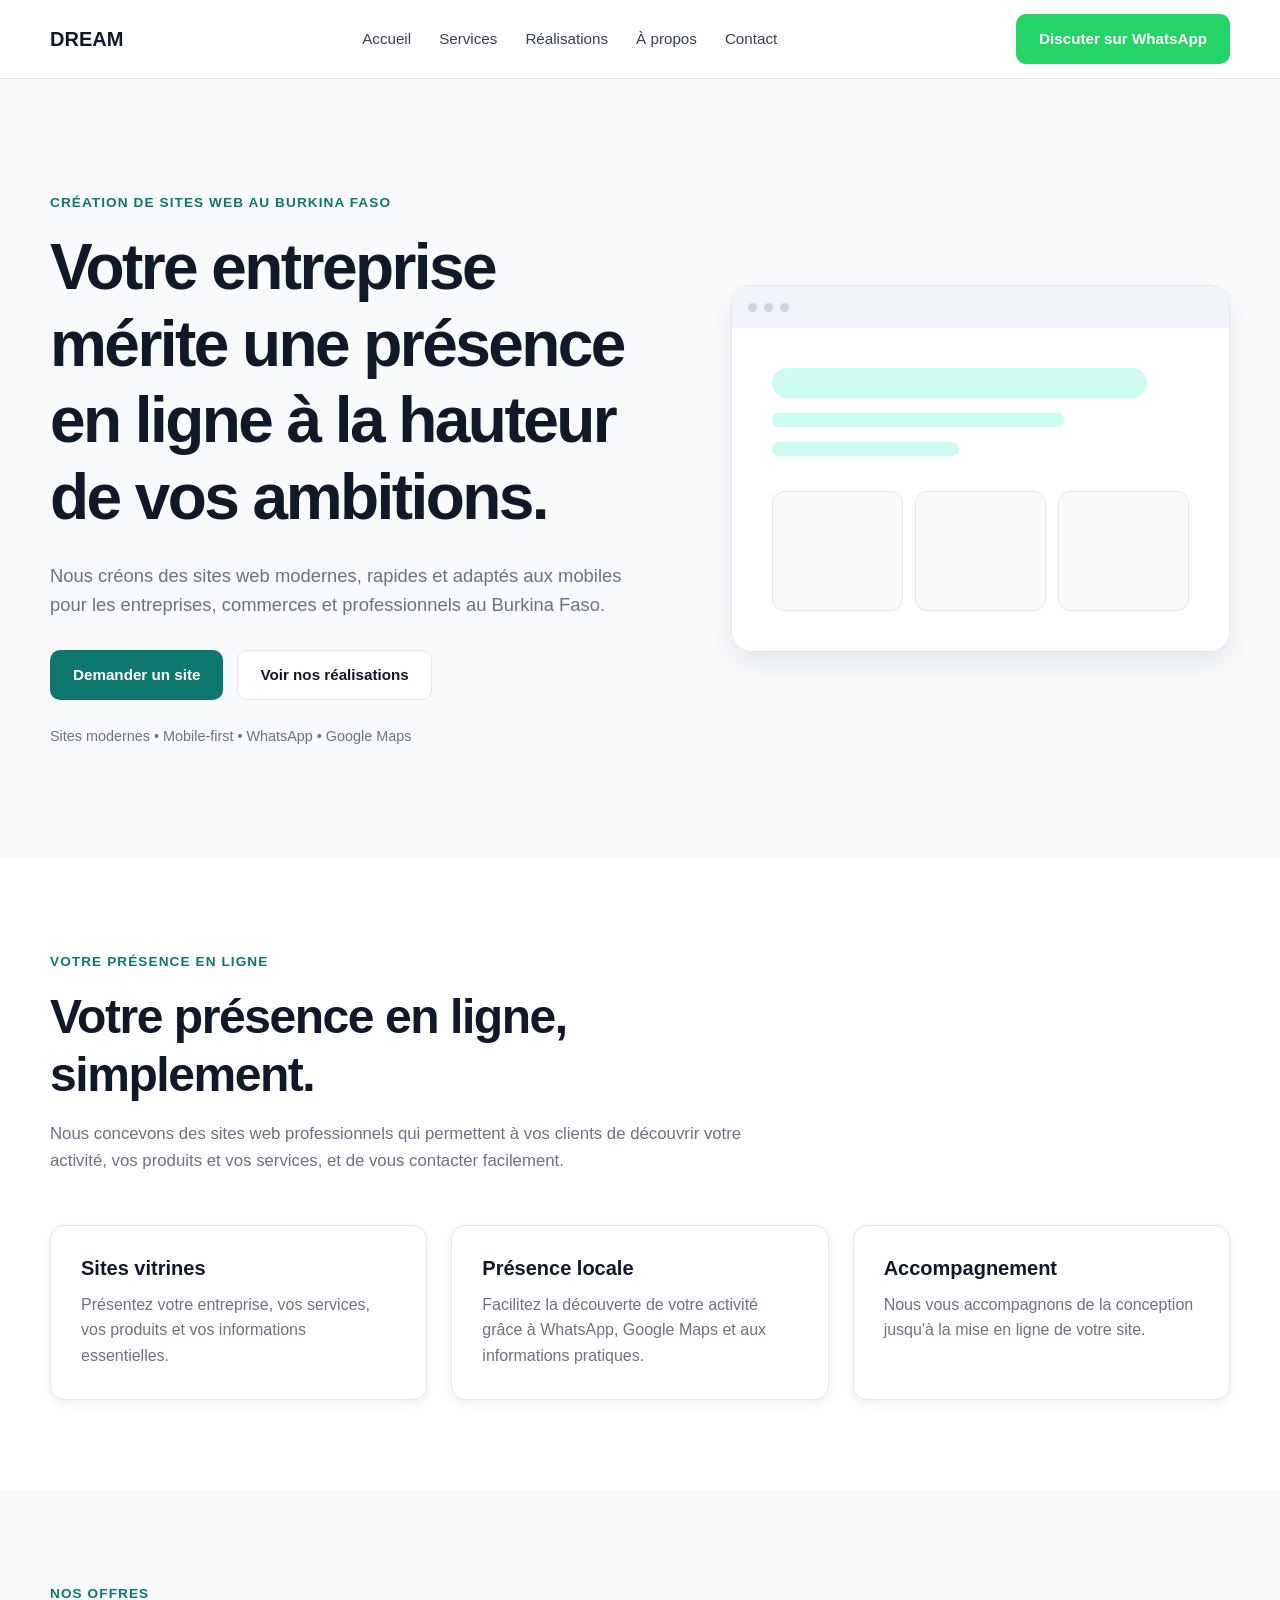
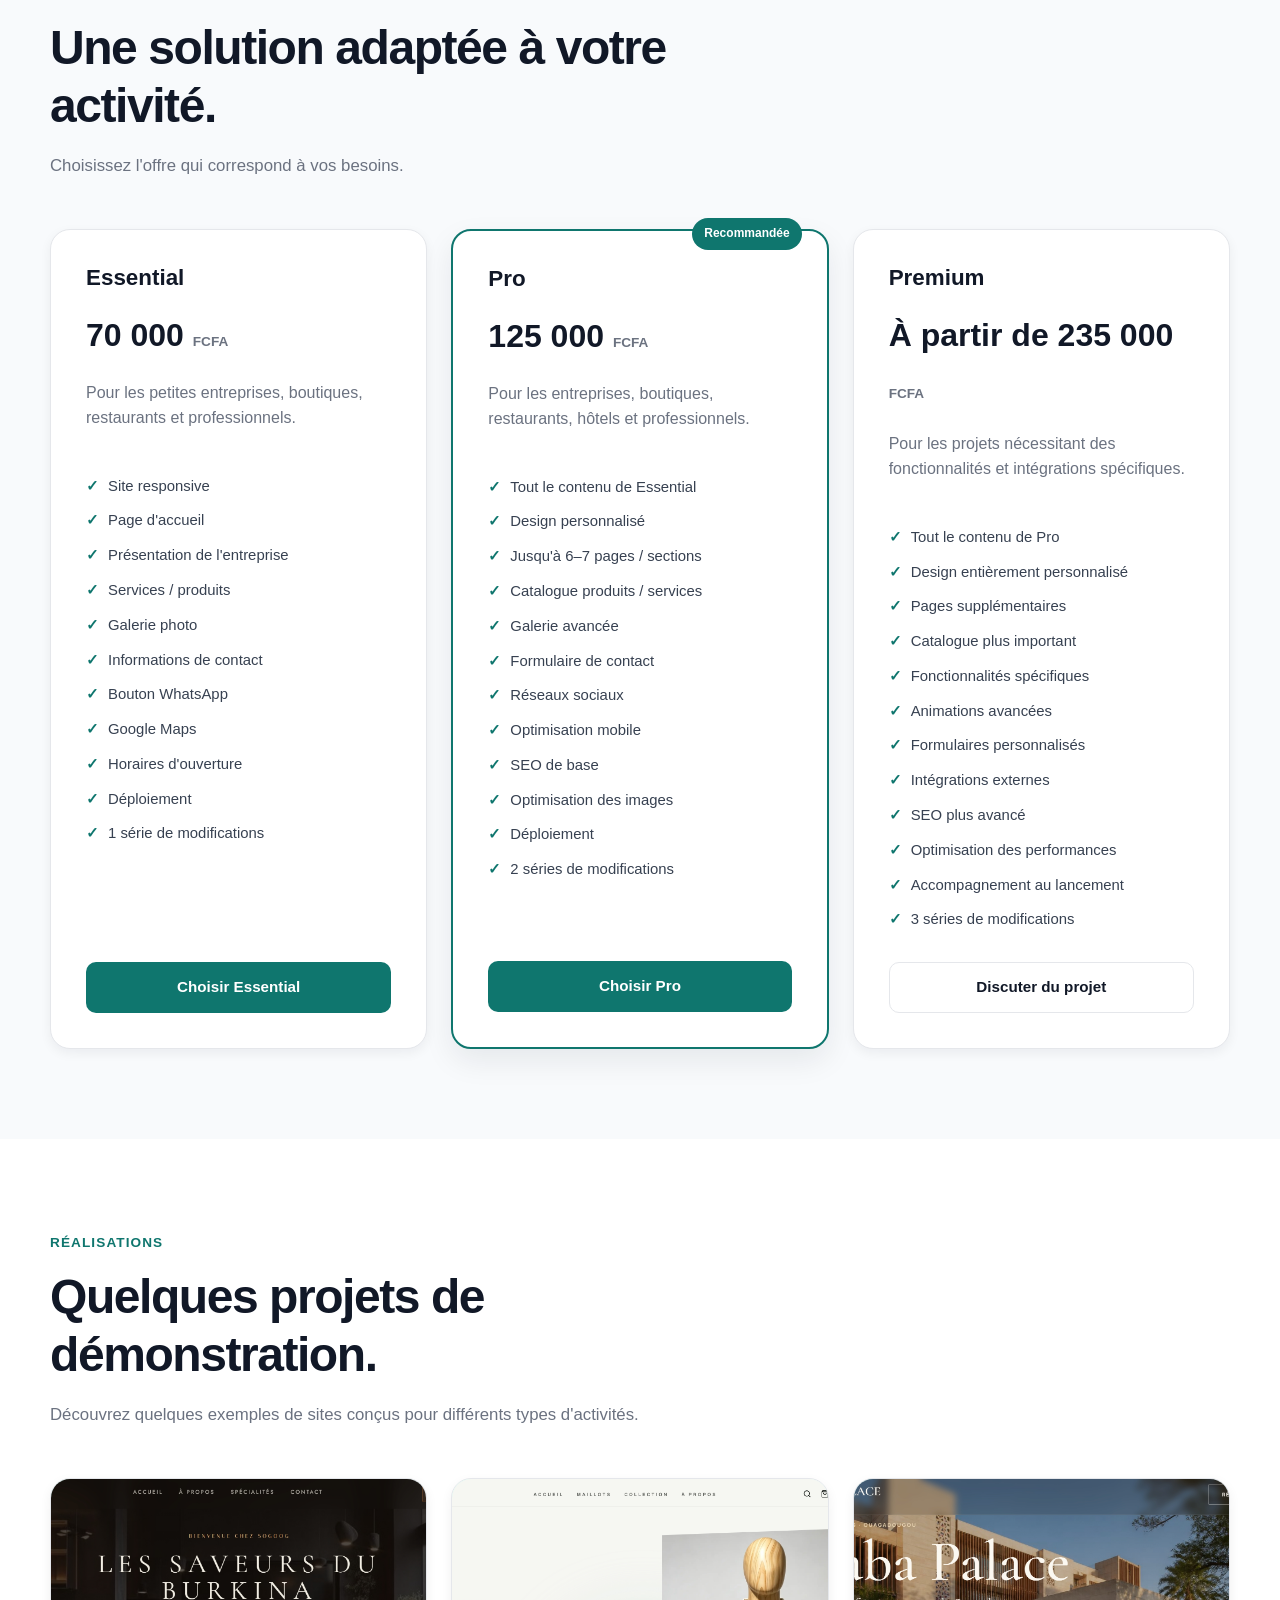
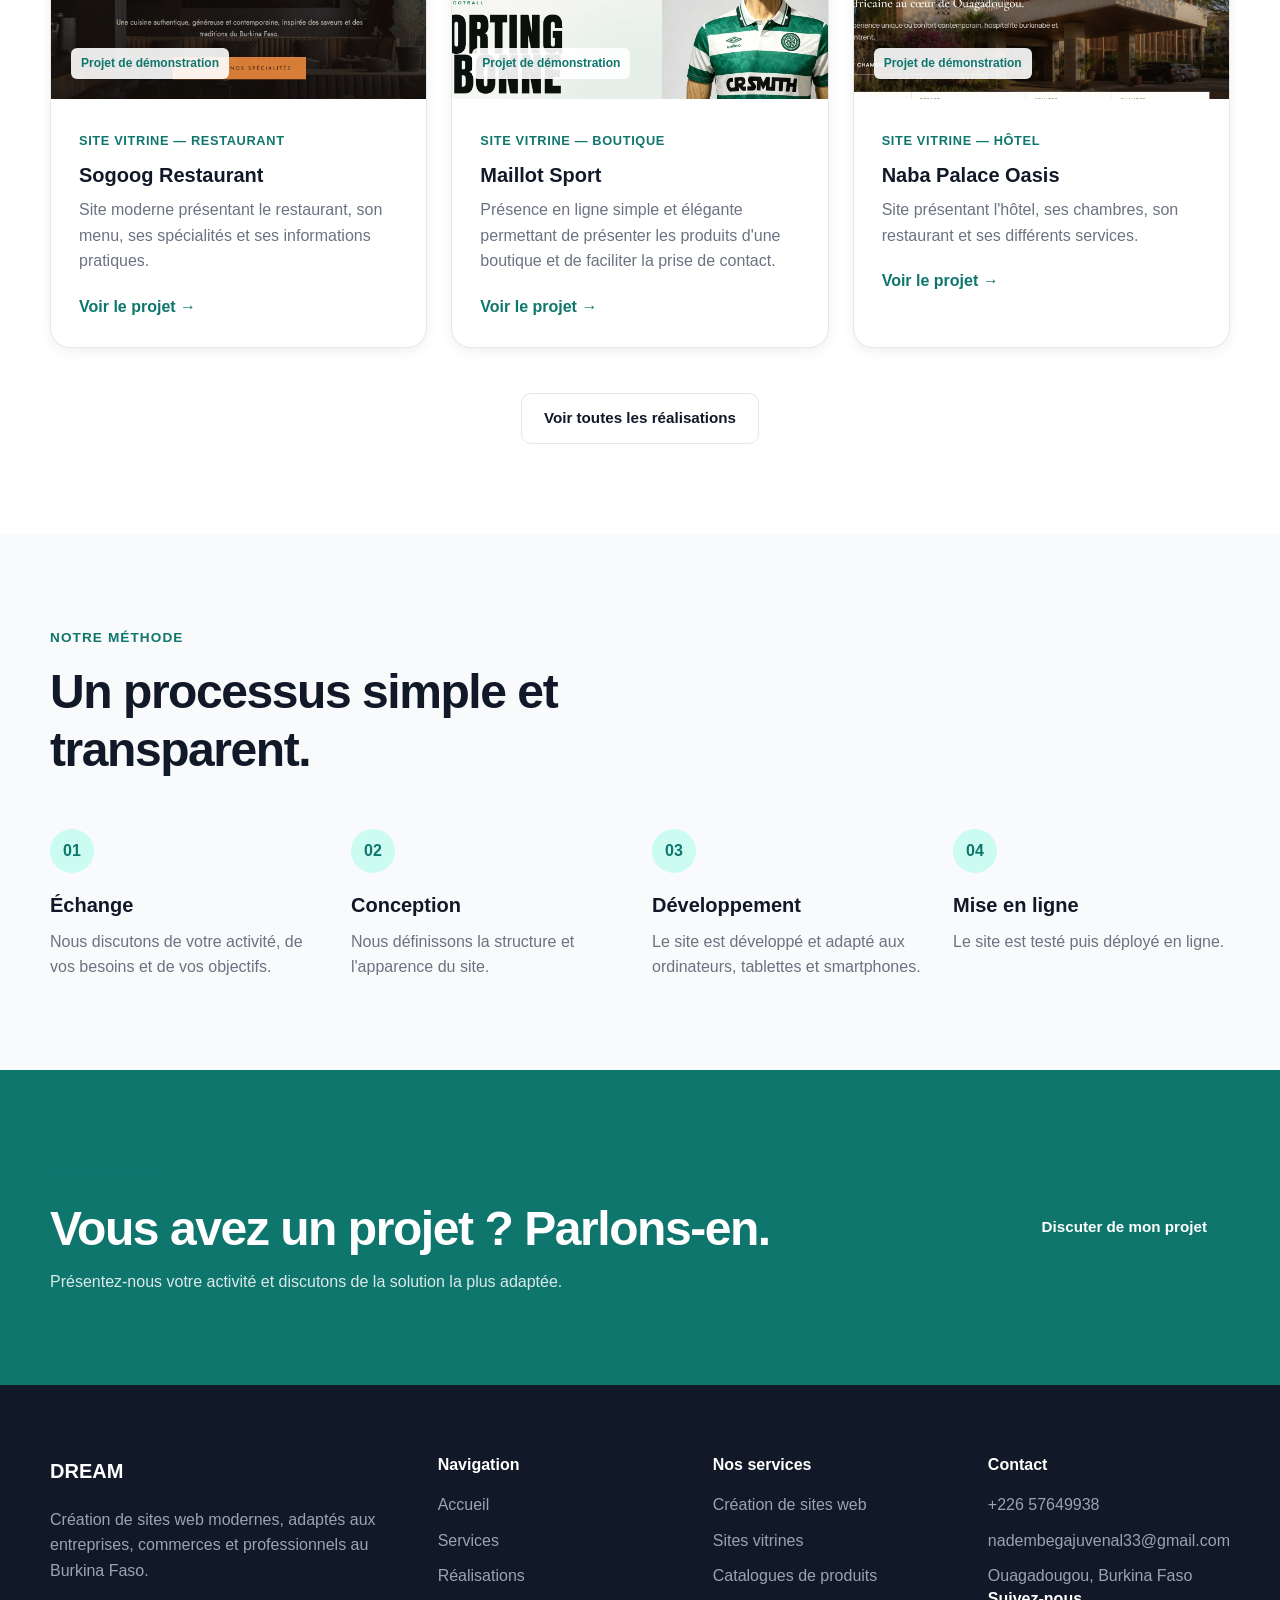
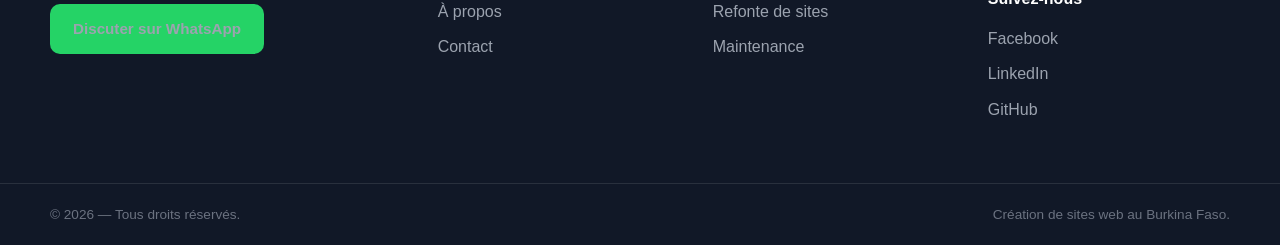
<file: index.html>
<!DOCTYPE html>
<html lang="fr">
<head>
    <meta charset="UTF-8">
    <meta name="viewport" content="width=device-width, initial-scale=1.0">

    <title>Création de sites web au Burkina Faso | DREAM</title>

    <meta name="description"
        content="Création de sites web modernes, rapides et adaptés aux mobiles pour les entreprises, commerces et professionnels au Burkina Faso.">
    
    <meta property="og:title" content="Création de sites web au Burkina Faso | Juvenal">

<meta
    property="og:description"
    content="Création de sites web modernes, rapides et adaptés aux mobiles pour les entreprises, commerces et professionnels au Burkina Faso."
>

<meta property="og:type" content="website">

<meta property="og:image" content="img/og-image.jpg">

<meta property="og:locale" content="fr_BF">

<link rel="icon" type="image/png" href="img/favicon.png">

    <link rel="stylesheet" href="css/variables.css">
    <link rel="stylesheet" href="css/base.css">
    <link rel="stylesheet" href="css/layout.css">
    <link rel="stylesheet" href="css/components.css">
</head>

<body>

    <!-- HEADER -->
    <header class="site-header">
        <div class="container header-container">

            <a href="index.html" class="logo">
                DREAM
            </a>

            <nav class="main-nav">
                <ul>
                    <li><a href="index.html">Accueil</a></li>
                    <li><a href="services.html">Services</a></li>
                    <li><a href="realisations.html">Réalisations</a></li>
                    <li><a href="a-propos.html">À propos</a></li>
                    <li><a href="contacts.html">Contact</a></li>
                </ul>
            </nav>

            <a href="https://wa.me/22657649938" class="btn btn-whatsapp">
                Discuter sur WhatsApp
            </a>

            <button class="menu-toggle"
    type="button"
    aria-label="Ouvrir le menu"
    aria-expanded="false">
                ☰
            </button>

        </div>
    </header>


    <main>

        <!-- HERO -->
        <section class="hero">
            <div class="container hero-container">

                <div class="hero-content">

                    <span class="eyebrow">
                        Création de sites web au Burkina Faso
                    </span>

                    <h1>
                        Votre entreprise mérite une présence en ligne à la hauteur de vos ambitions.
                    </h1>

                    <p>
                        Nous créons des sites web modernes, rapides et adaptés aux mobiles
                        pour les entreprises, commerces et professionnels au Burkina Faso.
                    </p>

                    <div class="hero-buttons">
                        <a href="contacts.html" class="btn btn-primary">
                            Demander un site
                        </a>

                        <a href="realisations.html" class="btn btn-secondary">
                            Voir nos réalisations
                        </a>
                    </div>

                    <div class="trust-line">
                        Sites modernes • Mobile-first • WhatsApp • Google Maps
                    </div>

                </div>

                <div class="hero-visual">

                    <div class="website-mockup">
                        <div class="mockup-bar">
                            <span></span>
                            <span></span>
                            <span></span>
                        </div>

                        <div class="mockup-content">
                            <div class="mockup-line large"></div>
                            <div class="mockup-line"></div>
                            <div class="mockup-line short"></div>

                            <div class="mockup-cards">
                                <div></div>
                                <div></div>
                                <div></div>
                            </div>
                        </div>
                    </div>

                </div>

            </div>
        </section>


        <!-- PRESENCE EN LIGNE -->
        <section class="section">
            <div class="container">

                <div class="section-heading">
                    <span class="eyebrow">Votre présence en ligne</span>

                    <h2>
                        Votre présence en ligne, simplement.
                    </h2>

                    <p>
                        Nous concevons des sites web professionnels qui permettent
                        à vos clients de découvrir votre activité, vos produits et
                        vos services, et de vous contacter facilement.
                    </p>
                </div>

                <div class="cards-grid three-columns">

                    <article class="info-card">
                        <h3>Sites vitrines</h3>

                        <p>
                            Présentez votre entreprise, vos services, vos produits
                            et vos informations essentielles.
                        </p>
                    </article>

                    <article class="info-card">
                        <h3>Présence locale</h3>

                        <p>
                            Facilitez la découverte de votre activité grâce à
                            WhatsApp, Google Maps et aux informations pratiques.
                        </p>
                    </article>

                    <article class="info-card">
                        <h3>Accompagnement</h3>

                        <p>
                            Nous vous accompagnons de la conception jusqu'à
                            la mise en ligne de votre site.
                        </p>
                    </article>

                </div>

            </div>
        </section>


        <!-- OFFRES -->
        <section class="section section-light">
            <div class="container">

                <div class="section-heading">
                    <span class="eyebrow">Nos offres</span>

                    <h2>
                        Une solution adaptée à votre activité.
                    </h2>

                    <p>
                        Choisissez l'offre qui correspond à vos besoins.
                    </p>
                </div>

                <div class="pricing-grid">

                    <!-- ESSENTIAL -->
                    <article class="pricing-card">

                        <h3>Essential</h3>

                        <div class="price">
                            70 000 <span>FCFA</span>
                        </div>

                        <p>
                            Pour les petites entreprises, boutiques,
                            restaurants et professionnels.
                        </p>

                        <ul>
                            <li>Site responsive</li>
                            <li>Page d'accueil</li>
                            <li>Présentation de l'entreprise</li>
                            <li>Services / produits</li>
                            <li>Galerie photo</li>
                            <li>Informations de contact</li>
                            <li>Bouton WhatsApp</li>
                            <li>Google Maps</li>
                            <li>Horaires d'ouverture</li>
                            <li>Déploiement</li>
                            <li>1 série de modifications</li>
                        </ul>

                        <a href="https://wa.me/22657649938?text=Bonjour%2C%20je%20suis%20int%C3%A9ress%C3%A9%20par%20l%27offre%20Essential%20%C3%A0%2070%20000%20FCFA%20pour%20la%20cr%C3%A9ation%20d%27un%20site%20web.%20J%27aimerais%20avoir%20plus%20d%27informations."
                            class="btn btn-primary">
                            Choisir Essential
                        </a>

                    </article>


                    <!-- PRO -->
                    <article class="pricing-card featured">

                        <div class="popular-badge">
                            Recommandée
                        </div>

                        <h3>Pro</h3>

                        <div class="price">
                            125 000 <span>FCFA</span>
                        </div>

                        <p>
                            Pour les entreprises, boutiques, restaurants,
                            hôtels et professionnels.
                        </p>

                        <ul>
                            <li>Tout le contenu de Essential</li>
                            <li>Design personnalisé</li>
                            <li>Jusqu'à 6–7 pages / sections</li>
                            <li>Catalogue produits / services</li>
                            <li>Galerie avancée</li>
                            <li>Formulaire de contact</li>
                            <li>Réseaux sociaux</li>
                            <li>Optimisation mobile</li>
                            <li>SEO de base</li>
                            <li>Optimisation des images</li>
                            <li>Déploiement</li>
                            <li>2 séries de modifications</li>
                        </ul>

                        <a href="https://wa.me/22657649938?text=Bonjour%2C%20je%20suis%20int%C3%A9ress%C3%A9%20par%20l%27offre%20Pro%20%C3%A0%20125%20000%20FCFA%20pour%20la%20cr%C3%A9ation%20d%27un%20site%20web.%20J%27aimerais%20discuter%20de%20mon%20projet."
                            class="btn btn-primary">
                            Choisir Pro
                        </a>

                    </article>


                    <!-- PREMIUM -->
                    <article class="pricing-card">

                        <h3>Premium</h3>

                        <div class="price">
                            À partir de 235 000 <span>FCFA</span>
                        </div>

                        <p>
                            Pour les projets nécessitant des fonctionnalités
                            et intégrations spécifiques.
                        </p>

                        <ul>
                            <li>Tout le contenu de Pro</li>
                            <li>Design entièrement personnalisé</li>
                            <li>Pages supplémentaires</li>
                            <li>Catalogue plus important</li>
                            <li>Fonctionnalités spécifiques</li>
                            <li>Animations avancées</li>
                            <li>Formulaires personnalisés</li>
                            <li>Intégrations externes</li>
                            <li>SEO plus avancé</li>
                            <li>Optimisation des performances</li>
                            <li>Accompagnement au lancement</li>
                            <li>3 séries de modifications</li>
                        </ul>

                        <a href="https://wa.me/22657649938?text=Bonjour%2C%20je%20suis%20int%C3%A9ress%C3%A9%20par%20l%27offre%20Premium.%20J%27aimerais%20vous%20pr%C3%A9senter%20mon%20projet%20afin%20d%27avoir%20une%20estimation%20adapt%C3%A9e%20%C3%A0%20mes%20besoins."
                            class="btn btn-secondary">
                            Discuter du projet
                        </a>

                    </article>

                </div>

            </div>
        </section>


        <!-- REALISATIONS -->
        <section class="section">
            <div class="container">

                <div class="section-heading">
                    <span class="eyebrow">Réalisations</span>

                    <h2>
                        Quelques projets de démonstration.
                    </h2>

                    <p>
                        Découvrez quelques exemples de sites conçus pour
                        différents types d'activités.
                    </p>
                </div>

                <div class="projects-grid">

                    <article class="project-card">

                        <div class="project-image">
    <img
        src="img/sogoog.jpg"
        alt="Aperçu du site web du restaurant Sogoog"
    >

    <span>Projet de démonstration</span>
</div>

                        <div class="project-content">
                            <span class="project-category">
                                Site vitrine — Restaurant
                            </span>

                            <h3>Sogoog Restaurant</h3>

                            <p>
                                Site moderne présentant le restaurant,
                                son menu, ses spécialités et ses informations pratiques.
                            </p>

                            <a href="https://sogoog-burkina-restaurant.vercel.app/" class="text-link" target="_blank"
    rel="noopener noreferrer">
                                Voir le projet →
                            </a>
                        </div>

                    </article>


                    <article class="project-card">

                        <div class="project-image">
    <img
        src="img/maillot-sport.jpg"
        alt="Aperçu du site web de la boutique Maillot Sport"
    >

    <span>Projet de démonstration</span>
</div>

                        <div class="project-content">
                            <span class="project-category">
                                Site vitrine — Boutique
                            </span>

                            <h3>Maillot Sport</h3>

                            <p>
                                Présence en ligne simple et élégante permettant
                                de présenter les produits d'une boutique et
                                de faciliter la prise de contact.
                            </p>

                            <a href="https://maillot-sporting-demo.vercel.app/" class="text-link" target="_blank"
    rel="noopener noreferrer">
                                Voir le projet →
                            </a>
                        </div>

                    </article>


                    <article class="project-card">

                        <div class="project-image">
    <img
        src="img/naba-palace-oasis.jpg"
        alt="Aperçu du site web de l'hôtel Naba Palace Oasis"
    >

    <span>Projet de démonstration</span>
</div>

                        <div class="project-content">
                            <span class="project-category">
                                Site vitrine — Hôtel
                            </span>

                            <h3>Naba Palace Oasis</h3>

                            <p>
                                Site présentant l'hôtel, ses chambres,
                                son restaurant et ses différents services.
                            </p>

                            <a href="https://naba-palace-oasis.vercel.app/" class="text-link" target="_blank"
    rel="noopener noreferrer">
                                Voir le projet →
                            </a>
                        </div>

                    </article>

                </div>

                <div class="section-cta">
                    <a href="realisations.html" class="btn btn-secondary">
                        Voir toutes les réalisations
                    </a>
                </div>

            </div>
        </section>


        <!-- PROCESSUS -->
        <section class="section section-light">
            <div class="container">

                <div class="section-heading">
                    <span class="eyebrow">Notre méthode</span>

                    <h2>
                        Un processus simple et transparent.
                    </h2>
                </div>

                <div class="process-grid">

                    <div class="process-step">
                        <span>01</span>
                        <h3>Échange</h3>
                        <p>
                            Nous discutons de votre activité,
                            de vos besoins et de vos objectifs.
                        </p>
                    </div>

                    <div class="process-step">
                        <span>02</span>
                        <h3>Conception</h3>
                        <p>
                            Nous définissons la structure et
                            l'apparence du site.
                        </p>
                    </div>

                    <div class="process-step">
                        <span>03</span>
                        <h3>Développement</h3>
                        <p>
                            Le site est développé et adapté
                            aux ordinateurs, tablettes et smartphones.
                        </p>
                    </div>

                    <div class="process-step">
                        <span>04</span>
                        <h3>Mise en ligne</h3>
                        <p>
                            Le site est testé puis déployé en ligne.
                        </p>
                    </div>

                </div>

            </div>
        </section>


        <!-- CTA -->
        <section class="section cta-section">
            <div class="container cta-container">

                <div>
                    <span class="eyebrow">Votre projet</span>

                    <h2>
                        Vous avez un projet ? Parlons-en.
                    </h2>

                    <p>
                        Présentez-nous votre activité et discutons
                        de la solution la plus adaptée.
                    </p>
                </div>

                <a href="contacts.html" class="btn btn-primary">
                    Discuter de mon projet
                </a>

            </div>
        </section>

    </main>


    <!-- FOOTER -->
    <footer class="site-footer">

        <div class="container footer-grid">

            <div class="footer-column">
                <a href="index.html" class="logo">
                    DREAM
                </a>

                <p>
                    Création de sites web modernes, adaptés aux entreprises,
                    commerces et professionnels au Burkina Faso.
                </p>

                <a href="https://wa.me/22657649938" class="btn btn-whatsapp">
                    Discuter sur WhatsApp
                </a>
            </div>


            <div class="footer-column">
                <h3>Navigation</h3>

                <ul>
                    <li><a href="index.html">Accueil</a></li>
                    <li><a href="services.html">Services</a></li>
                    <li><a href="realisations.html">Réalisations</a></li>
                    <li><a href="a-propos.html">À propos</a></li>
                    <li><a href="contacts.html">Contact</a></li>
                </ul>
            </div>


            <div class="footer-column">
                <h3>Nos services</h3>

                <ul>
                    <li>Création de sites web</li>
                    <li>Sites vitrines</li>
                    <li>Catalogues de produits</li>
                    <li>Refonte de sites</li>
                    <li>Maintenance</li>
                </ul>
            </div>


            <div class="footer-column">
                <h3>Contact</h3>

                <ul>
                    <li>+226 57649938</li>
                    <li>nadembegajuvenal33@gmail.com</li>
                    <li>Ouagadougou, Burkina Faso</li>
                </ul>

                <h3>Suivez-nous</h3>

                <ul class="social-links">
                    <li><a href="#">Facebook</a></li>
                    <li><a href="#">LinkedIn</a></li>
                    <li><a href="#">GitHub</a></li>
                </ul>
            </div>

        </div>

        <div class="footer-bottom">
            <div class="container">
                <p>
                    © 2026 — Tous droits réservés.
                </p>

                <p>
                    Création de sites web au Burkina Faso.
                </p>
            </div>
        </div>

    </footer>


    <!-- JAVASCRIPT -->
    <script src="js/main.js"></script>
    <script src="js/wathsapp.js"></script>
    <script src="js/form.js"></script>

</body>
</html>
</file>
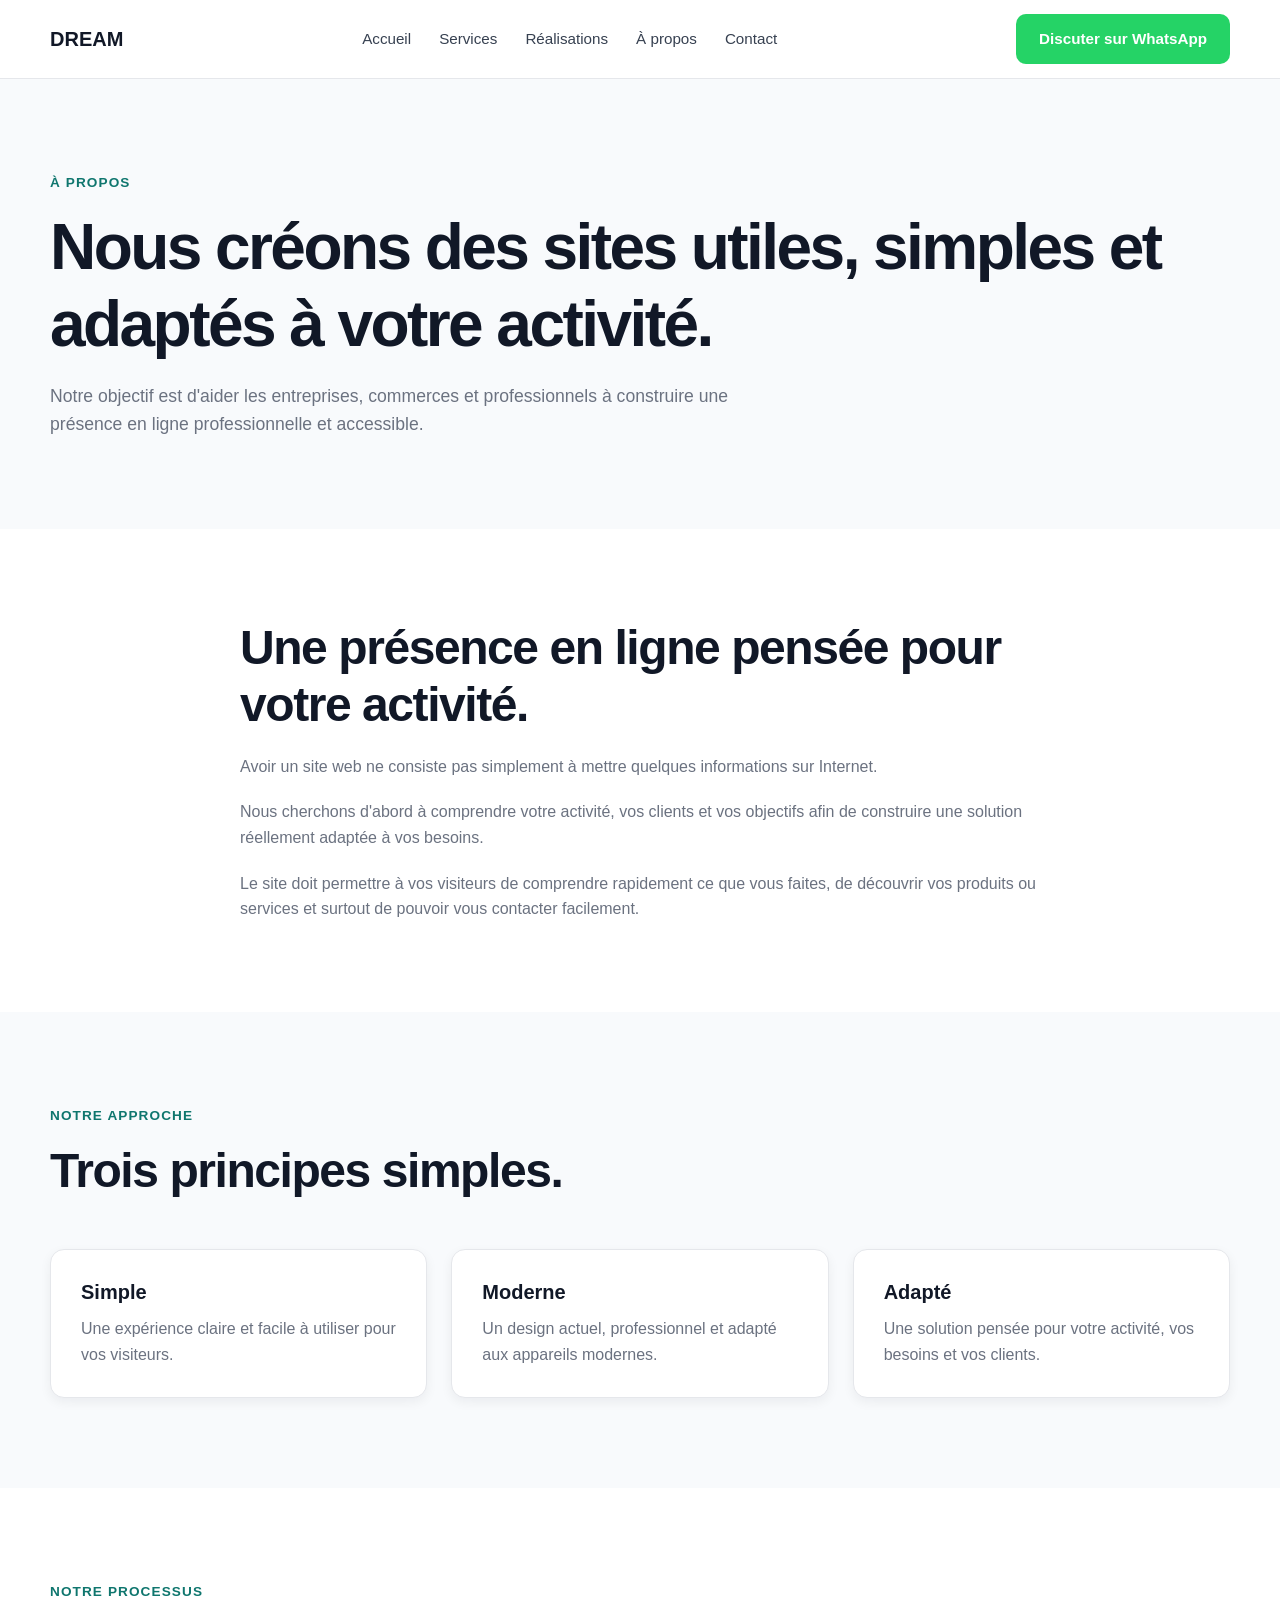
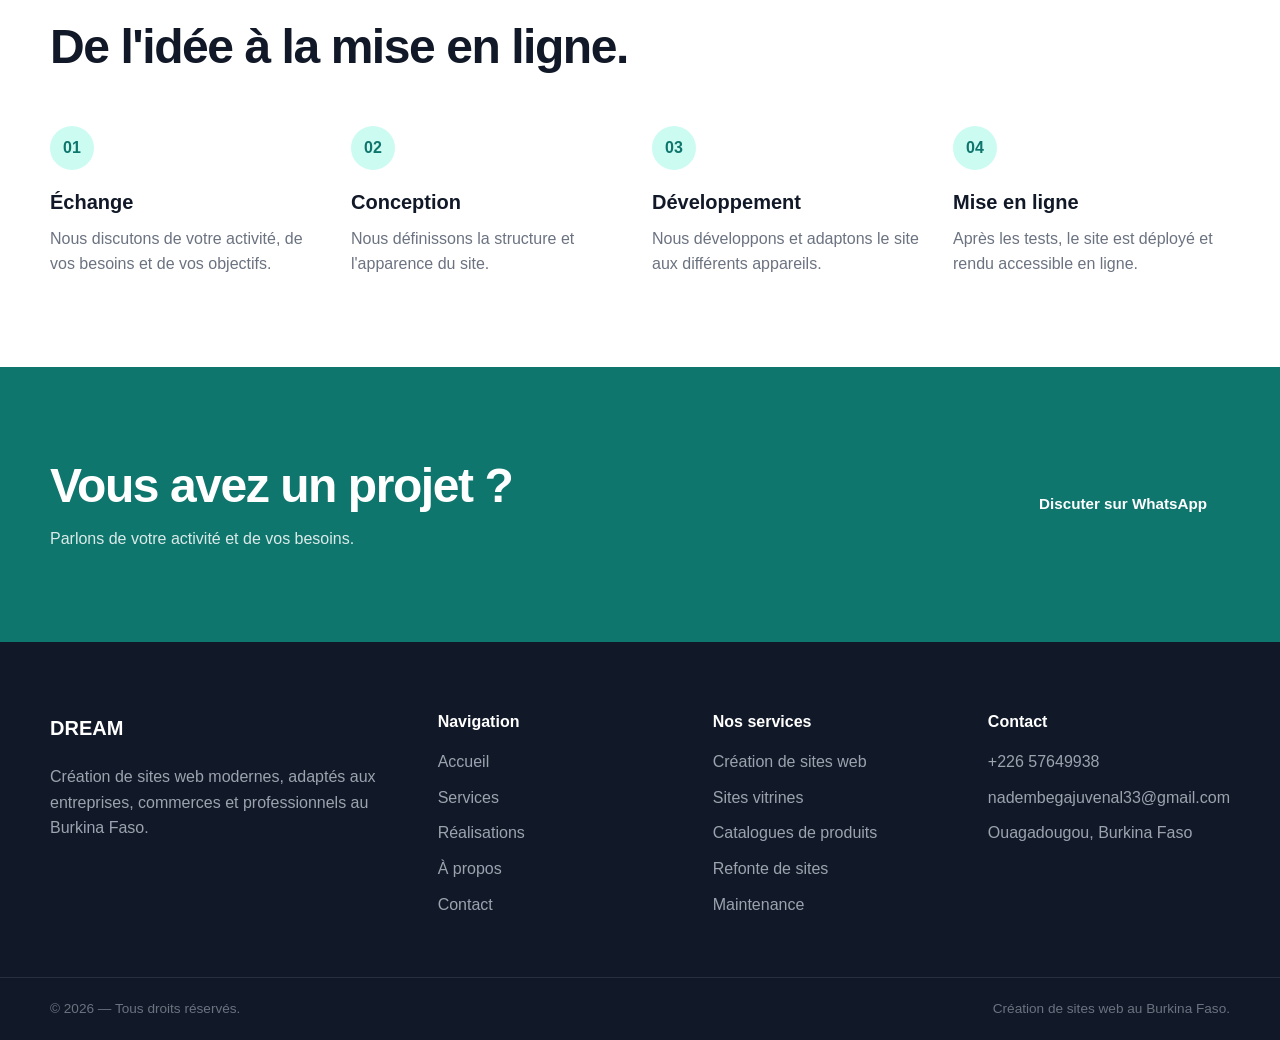
<file: a-propos.html>
<!DOCTYPE html>
<html lang="fr">

<head>

    <meta charset="UTF-8">
    <meta name="viewport" content="width=device-width, initial-scale=1.0">

    <title>À propos | DREAM</title>

    <meta name="description"
        content="Découvrez notre approche de la création de sites web pour les entreprises, commerces et professionnels au Burkina Faso.">

    <meta property="og:title" content="À propos | Création de sites web au Burkina Faso">

<meta
    property="og:description"
    content="Découvrez notre approche de création de sites web simples, modernes et adaptés aux besoins des entreprises et professionnels."
>

<meta property="og:type" content="website">

<meta property="og:image" content="img/og-image.jpg">

<meta property="og:locale" content="fr_BF">

<link rel="icon" type="image/png" href="img/favicon.png">

    <link rel="stylesheet" href="css/variables.css">
    <link rel="stylesheet" href="css/base.css">
    <link rel="stylesheet" href="css/layout.css">
    <link rel="stylesheet" href="css/components.css">

</head>


<body>


<header class="site-header">

    <div class="container header-container">

        <a href="index.html" class="logo">
            DREAM
        </a>

        <nav class="main-nav">

            <ul>
                <li><a href="index.html">Accueil</a></li>
                <li><a href="services.html">Services</a></li>
                <li><a href="realisations.html">Réalisations</a></li>
                <li><a href="a-propos.html">À propos</a></li>
                <li><a href="contacts.html">Contact</a></li>
            </ul>

        </nav>

        <a href="https://wa.me/22657649938" class="btn btn-whatsapp">
            Discuter sur WhatsApp
        </a>

        <button class="menu-toggle"
    type="button"
    aria-label="Ouvrir le menu"
    aria-expanded="false">
            ☰
        </button>

    </div>

</header>


<main>


<section class="page-hero">

    <div class="container">

        <span class="eyebrow">
            À propos
        </span>

        <h1>
            Nous créons des sites utiles, simples et adaptés à votre activité.
        </h1>

        <p>
            Notre objectif est d'aider les entreprises, commerces
            et professionnels à construire une présence en ligne
            professionnelle et accessible.
        </p>

    </div>

</section>


<section class="section">

    <div class="container content-narrow">

        <h2>
            Une présence en ligne pensée pour votre activité.
        </h2>

        <p>
            Avoir un site web ne consiste pas simplement à mettre
            quelques informations sur Internet.
        </p>

        <p>
            Nous cherchons d'abord à comprendre votre activité,
            vos clients et vos objectifs afin de construire une
            solution réellement adaptée à vos besoins.
        </p>

        <p>
            Le site doit permettre à vos visiteurs de comprendre
            rapidement ce que vous faites, de découvrir vos produits
            ou services et surtout de pouvoir vous contacter facilement.
        </p>

    </div>

</section>


<section class="section section-light">

    <div class="container">

        <div class="section-heading">

            <span class="eyebrow">
                Notre approche
            </span>

            <h2>
                Trois principes simples.
            </h2>

        </div>


        <div class="cards-grid three-columns">

            <article class="info-card">

                <h3>
                    Simple
                </h3>

                <p>
                    Une expérience claire et facile à utiliser
                    pour vos visiteurs.
                </p>

            </article>


            <article class="info-card">

                <h3>
                    Moderne
                </h3>

                <p>
                    Un design actuel, professionnel et adapté
                    aux appareils modernes.
                </p>

            </article>


            <article class="info-card">

                <h3>
                    Adapté
                </h3>

                <p>
                    Une solution pensée pour votre activité,
                    vos besoins et vos clients.
                </p>

            </article>

        </div>

    </div>

</section>


<section class="section">

    <div class="container">

        <div class="section-heading">

            <span class="eyebrow">
                Notre processus
            </span>

            <h2>
                De l'idée à la mise en ligne.
            </h2>

        </div>


        <div class="process-grid">

            <div class="process-step">
                <span>01</span>
                <h3>Échange</h3>
                <p>
                    Nous discutons de votre activité,
                    de vos besoins et de vos objectifs.
                </p>
            </div>


            <div class="process-step">
                <span>02</span>
                <h3>Conception</h3>
                <p>
                    Nous définissons la structure et
                    l'apparence du site.
                </p>
            </div>


            <div class="process-step">
                <span>03</span>
                <h3>Développement</h3>
                <p>
                    Nous développons et adaptons le site
                    aux différents appareils.
                </p>
            </div>


            <div class="process-step">
                <span>04</span>
                <h3>Mise en ligne</h3>
                <p>
                    Après les tests, le site est déployé
                    et rendu accessible en ligne.
                </p>
            </div>

        </div>

    </div>

</section>


<section class="section cta-section">

    <div class="container cta-container">

        <div>

            <h2>
                Vous avez un projet ?
            </h2>

            <p>
                Parlons de votre activité et de vos besoins.
            </p>

        </div>

        <a href="https://wa.me/22657649938" class="btn btn-primary">
            Discuter sur WhatsApp
        </a>

    </div>

</section>


</main>


<footer class="site-footer">

    <div class="container footer-grid">

        <div class="footer-column">

            <a href="index.html" class="logo">
                DREAM
            </a>

            <p>
                Création de sites web modernes, adaptés aux entreprises,
                commerces et professionnels au Burkina Faso.
            </p>

        </div>


        <div class="footer-column">

            <h3>Navigation</h3>

            <ul>
                <li><a href="index.html">Accueil</a></li>
                <li><a href="services.html">Services</a></li>
                <li><a href="realisations.html">Réalisations</a></li>
                <li><a href="a-propos.html">À propos</a></li>
                <li><a href="contacts.html">Contact</a></li>
            </ul>

        </div>


        <div class="footer-column">

            <h3>Nos services</h3>

            <ul>
                <li>Création de sites web</li>
                <li>Sites vitrines</li>
                <li>Catalogues de produits</li>
                <li>Refonte de sites</li>
                <li>Maintenance</li>
            </ul>

        </div>


        <div class="footer-column">

            <h3>Contact</h3>

            <ul>
                <li>+226 57649938</li>
                <li>nadembegajuvenal33@gmail.com</li>
                <li>Ouagadougou, Burkina Faso</li>
            </ul>

        </div>

    </div>


    <div class="footer-bottom">

        <div class="container">

            <p>© 2026 — Tous droits réservés.</p>

            <p>Création de sites web au Burkina Faso.</p>

        </div>

    </div>

</footer>


<script src="js/main.js"></script>
<script src="js/wathsapp.js"></script>
<script src="js/form.js"></script>

</body>
</html>
</file>
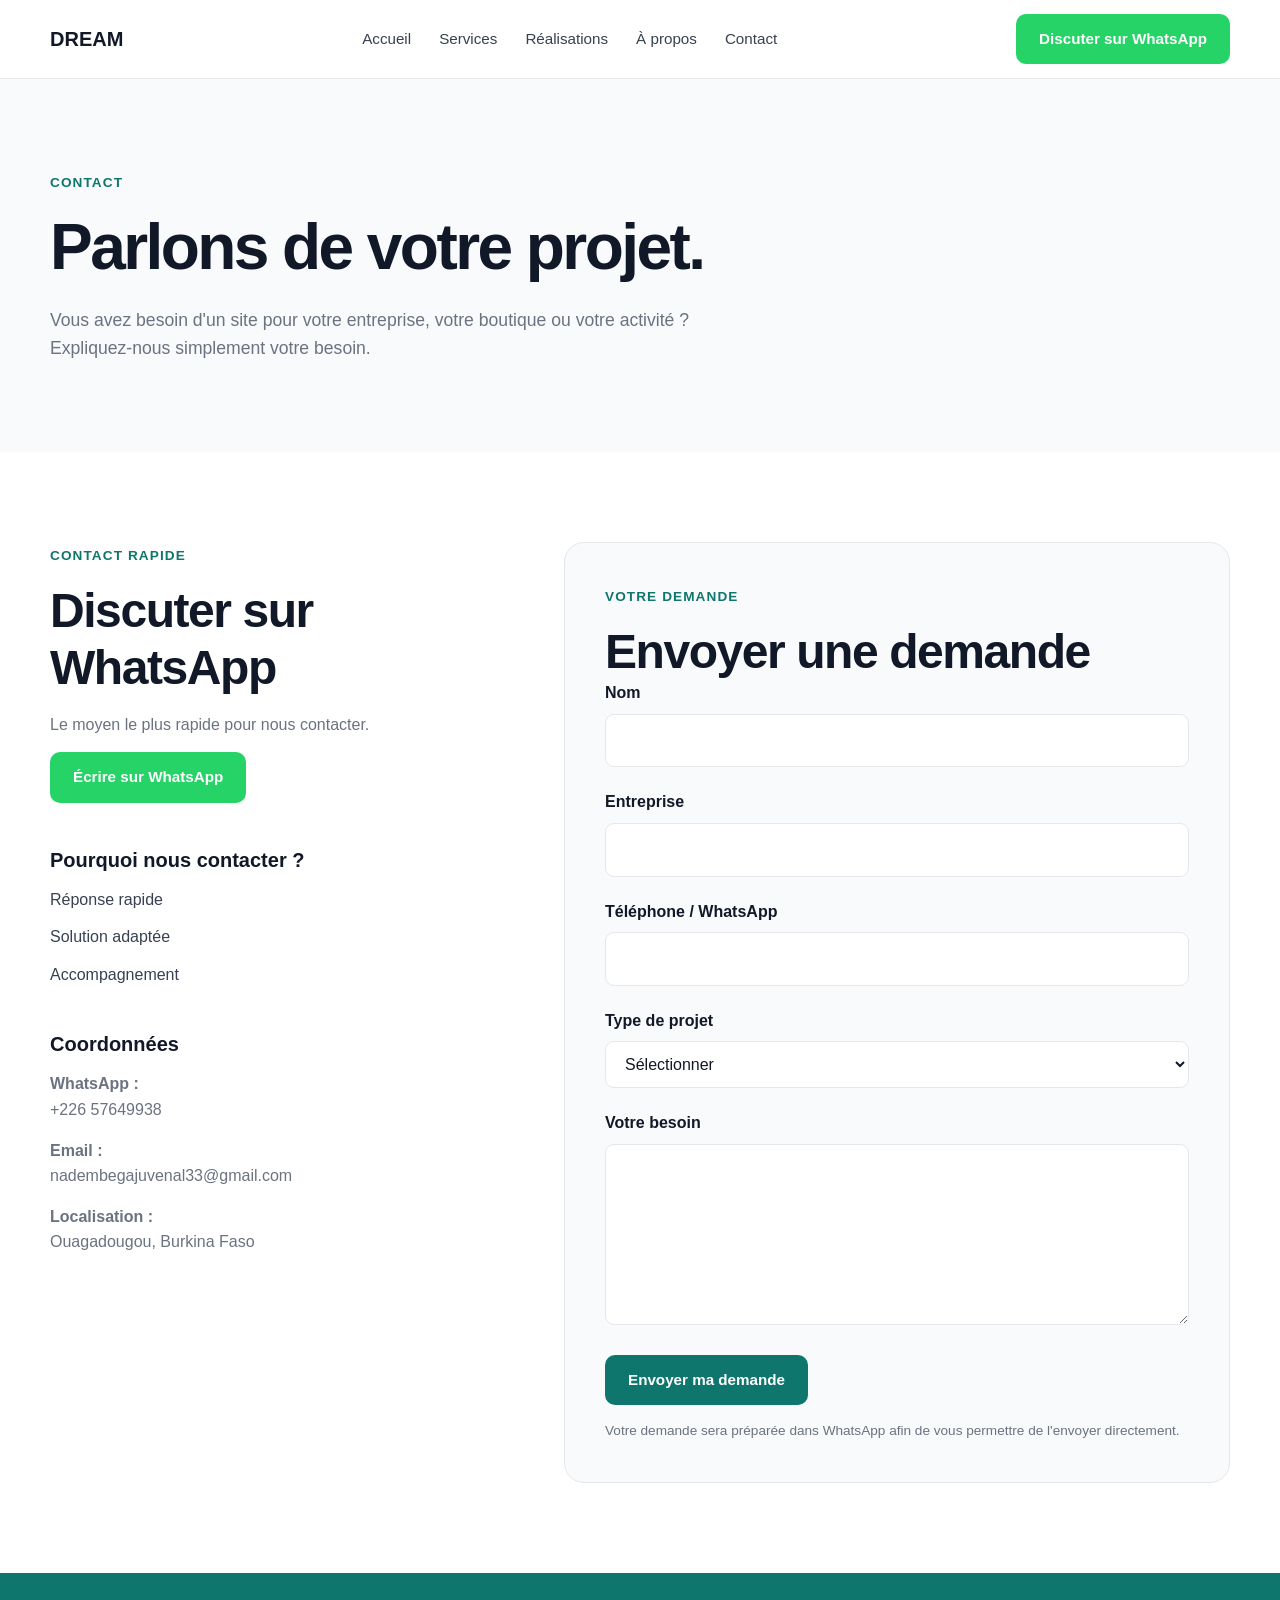
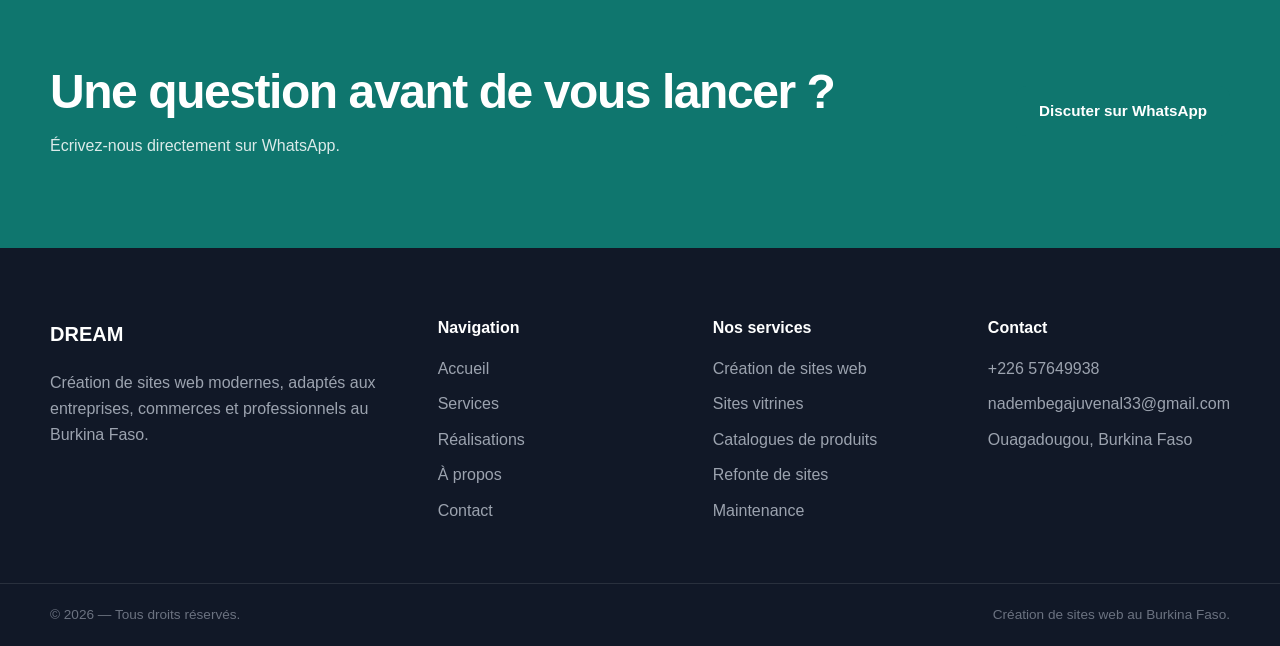
<file: contacts.html>
<!DOCTYPE html>
<html lang="fr">

<head>

    <meta charset="UTF-8">
    <meta name="viewport" content="width=device-width, initial-scale=1.0">

    <title>Contact | DREAM</title>

    <meta name="description"
        content="Contactez-nous pour discuter de votre projet de création de site web au Burkina Faso.">

    <meta property="og:title" content="Contact | Création de sites web au Burkina Faso">

<meta
    property="og:description"
    content="Contactez-nous pour discuter de votre projet de site web ou demander des informations sur nos offres."
>

<meta property="og:type" content="website">

<meta property="og:image" content="img/og-image.jpg">

<meta property="og:locale" content="fr_BF">

<link rel="icon" type="image/png" href="img/favicon.png">

    <link rel="stylesheet" href="css/variables.css">
    <link rel="stylesheet" href="css/base.css">
    <link rel="stylesheet" href="css/layout.css">
    <link rel="stylesheet" href="css/components.css">

</head>


<body>


<header class="site-header">

    <div class="container header-container">

        <a href="index.html" class="logo">
            DREAM
        </a>

        <nav class="main-nav">

            <ul>
                <li><a href="index.html">Accueil</a></li>
                <li><a href="services.html">Services</a></li>
                <li><a href="realisations.html">Réalisations</a></li>
                <li><a href="a-propos.html">À propos</a></li>
                <li><a href="contacts.html">Contact</a></li>
            </ul>

        </nav>

        <a href="https://wa.me/22657649938" class="btn btn-whatsapp">
            Discuter sur WhatsApp
        </a>

        <button class="menu-toggle"
    type="button"
    aria-label="Ouvrir le menu"
    aria-expanded="false">
            ☰
        </button>

    </div>

</header>


<main>


<section class="page-hero">

    <div class="container">

        <span class="eyebrow">
            Contact
        </span>

        <h1>
            Parlons de votre projet.
        </h1>

        <p>
            Vous avez besoin d'un site pour votre entreprise,
            votre boutique ou votre activité ?
            Expliquez-nous simplement votre besoin.
        </p>

    </div>

</section>


<section class="section">

    <div class="container contact-grid">


        <!-- WHATSAPP -->

        <div class="contact-info">

            <div class="contact-block">

                <span class="eyebrow">
                    Contact rapide
                </span>

                <h2>
                    Discuter sur WhatsApp
                </h2>

                <p>
                    Le moyen le plus rapide pour nous contacter.
                </p>

                <a href="https://wa.me/22657649938?text=Bonjour%2C%20je%20souhaite%20avoir%20des%20informations%20concernant%20la%20cr%C3%A9ation%20d%27un%20site%20web%20pour%20mon%20activit%C3%A9."
                   class="btn btn-whatsapp">
                    Écrire sur WhatsApp
                </a>

            </div>


            <div class="contact-block">

                <h3>
                    Pourquoi nous contacter ?
                </h3>

                <ul>
                    <li>Réponse rapide</li>
                    <li>Solution adaptée</li>
                    <li>Accompagnement</li>
                </ul>

            </div>


            <div class="contact-block">

                <h3>
                    Coordonnées
                </h3>

                <p>
                    <strong>WhatsApp :</strong><br>
                    +226 57649938
                </p>

                <p>
                    <strong>Email :</strong><br>
                    nadembegajuvenal33@gmail.com
                </p>

                <p>
                    <strong>Localisation :</strong><br>
                    Ouagadougou, Burkina Faso
                </p>

            </div>

        </div>


        <!-- FORMULAIRE -->

        <div class="contact-form-wrapper">

            <span class="eyebrow">
                Votre demande
            </span>

            <h2>
                Envoyer une demande
            </h2>

            <form id="contact-form">

                <div class="form-group">

                    <label for="nom">
                        Nom
                    </label>

                    <input
                        type="text"
                        id="nom"
                        name="nom"
                        required
                    >

                </div>


                <div class="form-group">

                    <label for="entreprise">
                        Entreprise
                    </label>

                    <input
                        type="text"
                        id="entreprise"
                        name="entreprise"
                    >

                </div>


                <div class="form-group">

                    <label for="telephone">
                        Téléphone / WhatsApp
                    </label>

                    <input
                        type="tel"
                        id="telephone"
                        name="telephone"
                        required
                    >

                </div>


                <div class="form-group">

                    <label for="type-projet">
                        Type de projet
                    </label>

                    <select
                        id="type-projet"
                        name="type-projet"
                        required
                    >

                        <option value="">
                            Sélectionner
                        </option>

                        <option value="Site vitrine">
                            Site vitrine
                        </option>

                        <option value="Catalogue / présentation de produits">
                            Catalogue / présentation de produits
                        </option>

                        <option value="Refonte d'un site existant">
                            Refonte d'un site existant
                        </option>

                        <option value="Site E-Commerce">
                            Site E-Commerce
                        </option>

                        <option value="Autre">
                            Autre
                        </option>

                    </select>

                </div>


                <div class="form-group">

                    <label for="besoin">
                        Votre besoin
                    </label>

                    <textarea
                        id="besoin"
                        name="besoin"
                        rows="6"
                        required
                    ></textarea>

                </div>


                <button
                    type="submit"
                    class="btn btn-primary"
                >
                    Envoyer ma demande
                </button>

                <p class="form-note">
                    Votre demande sera préparée dans WhatsApp
                    afin de vous permettre de l'envoyer directement.
                </p>

            </form>

        </div>

    </div>

</section>


<section class="section cta-section">

    <div class="container cta-container">

        <div>

            <h2>
                Une question avant de vous lancer ?
            </h2>

            <p>
                Écrivez-nous directement sur WhatsApp.
            </p>

        </div>

        <a href="https://wa.me/22657649938" class="btn btn-primary">
            Discuter sur WhatsApp
        </a>

    </div>

</section>


</main>


<footer class="site-footer">

    <div class="container footer-grid">

        <div class="footer-column">

            <a href="index.html" class="logo">
                DREAM
            </a>

            <p>
                Création de sites web modernes, adaptés aux entreprises,
                commerces et professionnels au Burkina Faso.
            </p>

        </div>


        <div class="footer-column">

            <h3>Navigation</h3>

            <ul>
                <li><a href="index.html">Accueil</a></li>
                <li><a href="services.html">Services</a></li>
                <li><a href="realisations.html">Réalisations</a></li>
                <li><a href="a-propos.html">À propos</a></li>
                <li><a href="contacts.html">Contact</a></li>
            </ul>

        </div>


        <div class="footer-column">

            <h3>Nos services</h3>

            <ul>
                <li>Création de sites web</li>
                <li>Sites vitrines</li>
                <li>Catalogues de produits</li>
                <li>Refonte de sites</li>
                <li>Maintenance</li>
            </ul>

        </div>


        <div class="footer-column">

            <h3>Contact</h3>

            <ul>
                <li>+226 57649938</li>
                <li>nadembegajuvenal33@gmail.com</li>
                <li>Ouagadougou, Burkina Faso</li>
            </ul>

        </div>

    </div>


    <div class="footer-bottom">

        <div class="container">

            <p>© 2026 — Tous droits réservés.</p>

            <p>Création de sites web au Burkina Faso.</p>

        </div>

    </div>

</footer>


<script src="js/main.js"></script>
<script src="js/wathsapp.js"></script>
<script src="js/form.js"></script>

</body>
</html>
</file>
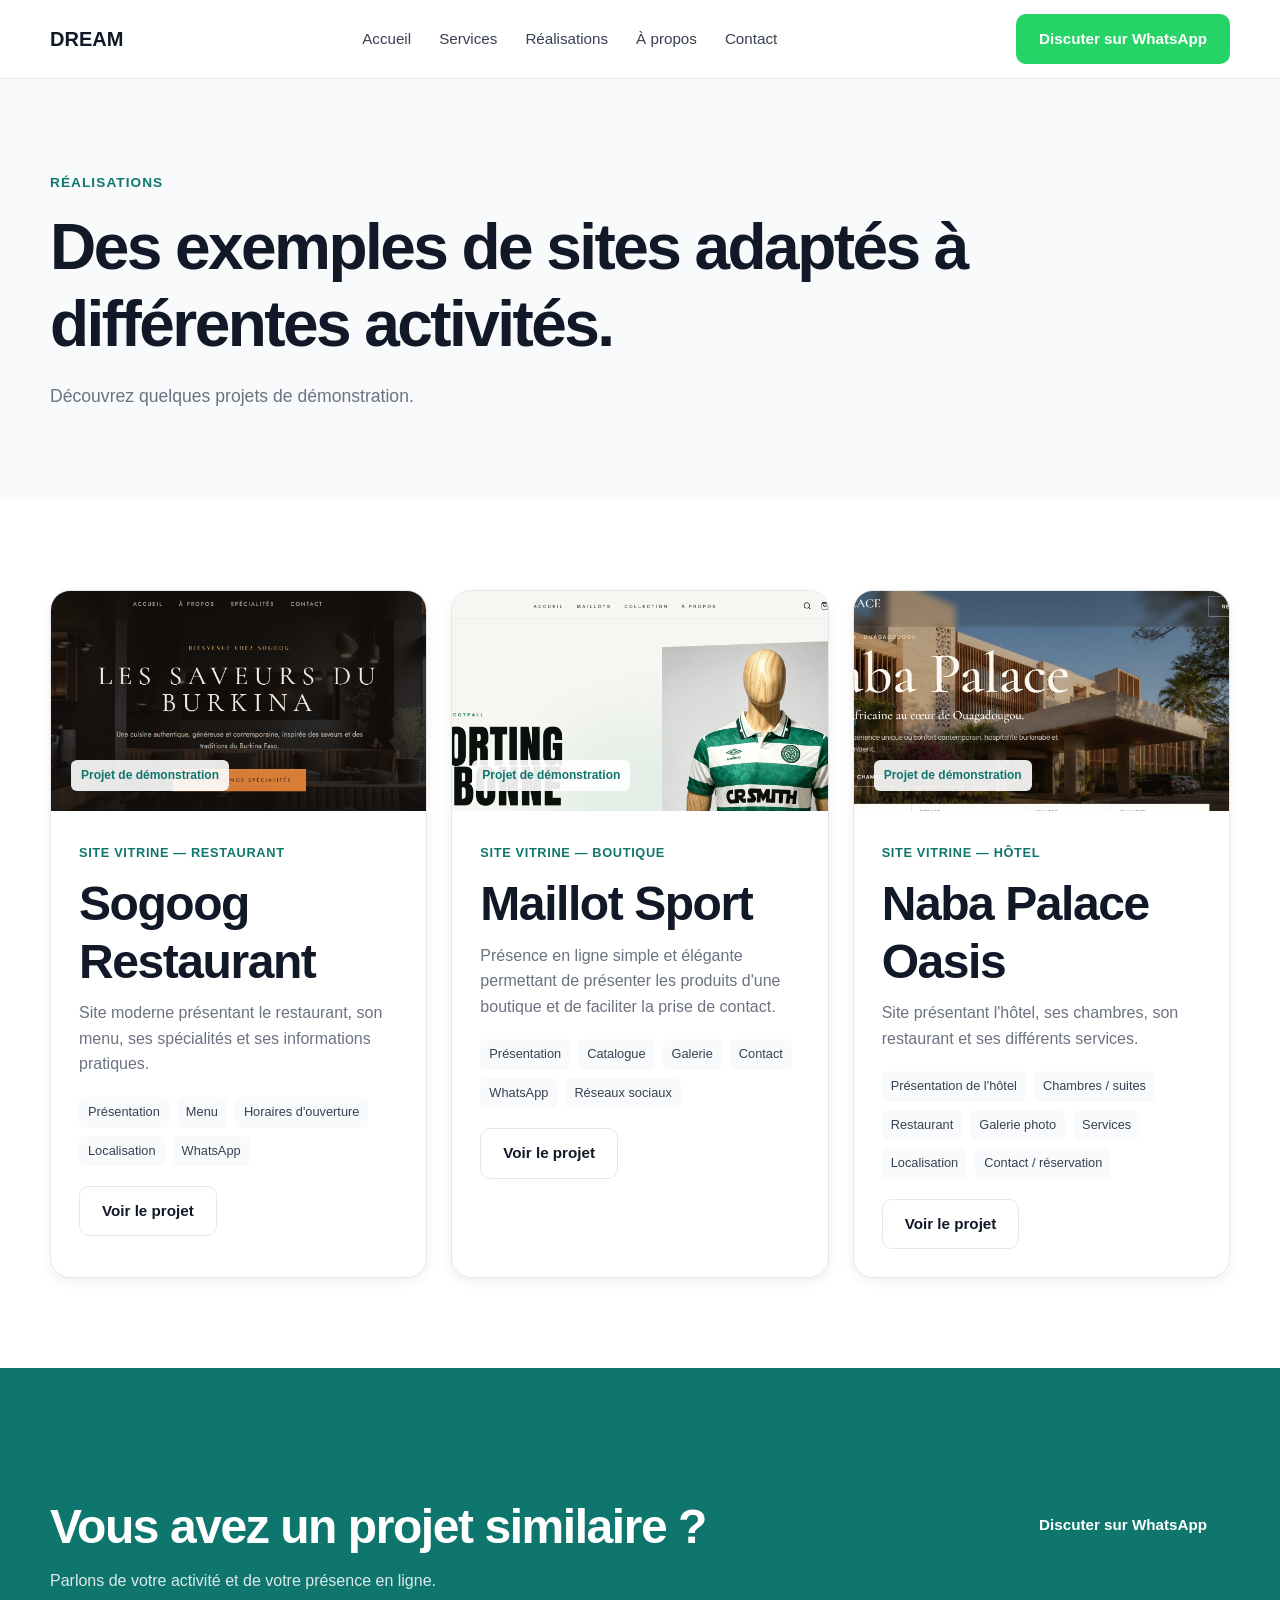
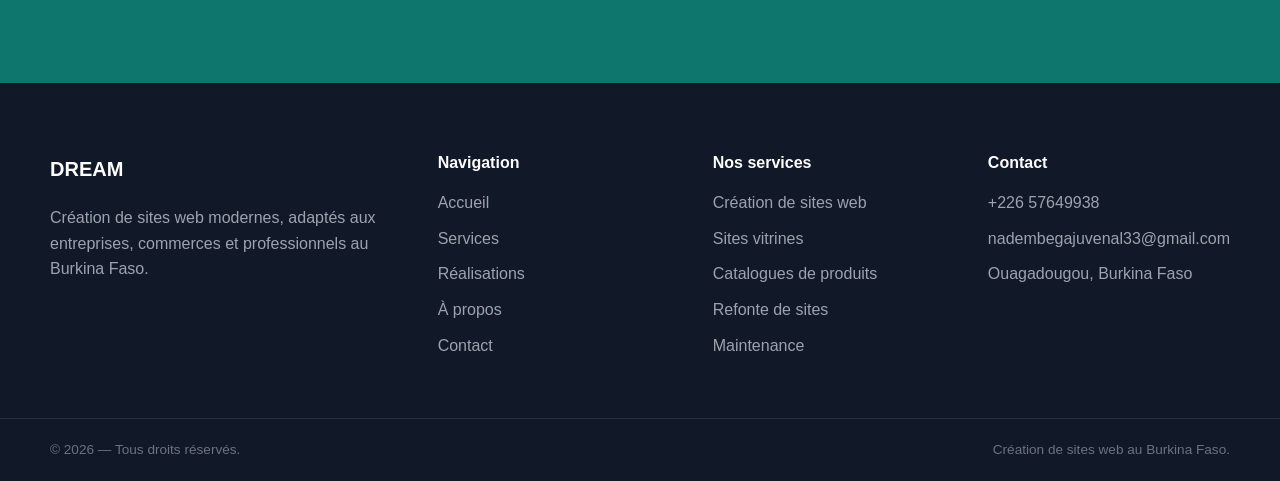
<file: realisations.html>
<!DOCTYPE html>
<html lang="fr">

<head>

    <meta charset="UTF-8">
    <meta name="viewport" content="width=device-width, initial-scale=1.0">

    <title>Réalisations | DREAM</title>

    <meta name="description"
        content="Découvrez nos projets de démonstration de sites web pour restaurants, boutiques et hôtels.">

        <meta property="og:title" content="Nos réalisations de sites web | Juvenal">

<meta
    property="og:description"
    content="Découvrez nos projets de sites web pour restaurants, boutiques, hôtels et activités professionnelles."
>

<meta property="og:type" content="website">

<meta property="og:image" content="img/og-image.jpg">

<meta property="og:locale" content="fr_BF">

<link rel="icon" type="image/png" href="img/favicon.png">

    <link rel="stylesheet" href="css/variables.css">
    <link rel="stylesheet" href="css/base.css">
    <link rel="stylesheet" href="css/layout.css">
    <link rel="stylesheet" href="css/components.css">

</head>


<body>


<header class="site-header">

    <div class="container header-container">

        <a href="index.html" class="logo">
            DREAM
        </a>

        <nav class="main-nav">

            <ul>
                <li><a href="index.html">Accueil</a></li>
                <li><a href="services.html">Services</a></li>
                <li><a href="realisations.html">Réalisations</a></li>
                <li><a href="a-propos.html">À propos</a></li>
                <li><a href="contacts.html">Contact</a></li>
            </ul>

        </nav>

        <a href="https://wa.me/22657649938" class="btn btn-whatsapp">
            Discuter sur WhatsApp
        </a>

        <button class="menu-toggle"
    type="button"
    aria-label="Ouvrir le menu"
    aria-expanded="false">
            ☰
        </button>

    </div>

</header>


<main>


<section class="page-hero">

    <div class="container">

        <span class="eyebrow">
            Réalisations
        </span>

        <h1>
            Des exemples de sites adaptés à différentes activités.
        </h1>

        <p>
            Découvrez quelques projets de démonstration.
        </p>

    </div>

</section>


<section class="section">

    <div class="container">

        <div class="projects-grid">


            <article class="project-card">

                <div class="project-image">
    <img
        src="img/sogoog.jpg"
        alt="Aperçu du site web du restaurant Sogoog"
    >

    <span>Projet de démonstration</span>
</div>

                <div class="project-content">

                    <span class="project-category">
                        Site vitrine — Restaurant
                    </span>

                    <h2>
                        Sogoog Restaurant
                    </h2>

                    <p>
                        Site moderne présentant le restaurant,
                        son menu, ses spécialités et ses informations pratiques.
                    </p>

                    <ul>
                        <li>Présentation</li>
                        <li>Menu</li>
                        <li>Horaires d'ouverture</li>
                        <li>Localisation</li>
                        <li>WhatsApp</li>
                    </ul>

                    <a href="https://sogoog-burkina-restaurant.vercel.app/" class="btn btn-secondary" target="_blank"
    rel="noopener noreferrer">
                        Voir le projet
                    </a>

                </div>

            </article>


            <article class="project-card">

                <div class="project-image">
    <img
        src="img/maillot-sport.jpg"
        alt="Aperçu du site web de la boutique Maillot Sport"
    >

    <span>Projet de démonstration</span>
</div>

                <div class="project-content">

                    <span class="project-category">
                        Site vitrine — Boutique
                    </span>

                    <h2>
                        Maillot Sport
                    </h2>

                    <p>
                        Présence en ligne simple et élégante permettant
                        de présenter les produits d'une boutique
                        et de faciliter la prise de contact.
                    </p>

                    <ul>
                        <li>Présentation</li>
                        <li>Catalogue</li>
                        <li>Galerie</li>
                        <li>Contact</li>
                        <li>WhatsApp</li>
                        <li>Réseaux sociaux</li>
                    </ul>

                    <a href="https://maillot-sporting-demo.vercel.app/" class="btn btn-secondary" target="_blank"
    rel="noopener noreferrer">
                        Voir le projet
                    </a>

                </div>

            </article>


            <article class="project-card">

                <div class="project-image">
    <img
        src="img/naba-palace-oasis.jpg"
        alt="Aperçu du site web de l'hôtel Naba Palace Oasis"
    >

    <span>Projet de démonstration</span>
</div>

                <div class="project-content">

                    <span class="project-category">
                        Site vitrine — Hôtel
                    </span>

                    <h2>
                        Naba Palace Oasis
                    </h2>

                    <p>
                        Site présentant l'hôtel, ses chambres,
                        son restaurant et ses différents services.
                    </p>

                    <ul>
                        <li>Présentation de l'hôtel</li>
                        <li>Chambres / suites</li>
                        <li>Restaurant</li>
                        <li>Galerie photo</li>
                        <li>Services</li>
                        <li>Localisation</li>
                        <li>Contact / réservation</li>
                    </ul>

                    <a href="https://naba-palace-oasis.vercel.app/" class="btn btn-secondary" target="_blank"
    rel="noopener noreferrer">
                        Voir le projet
                    </a>

                </div>

            </article>


        </div>

    </div>

</section>


<section class="section cta-section">

    <div class="container cta-container">

        <div>

            <span class="eyebrow">
                Votre projet
            </span>

            <h2>
                Vous avez un projet similaire ?
            </h2>

            <p>
                Parlons de votre activité et de votre présence en ligne.
            </p>

        </div>

        <a href="https://wa.me/22657649938" class="btn btn-primary">
            Discuter sur WhatsApp
        </a>

    </div>

</section>


</main>


<footer class="site-footer">

    <div class="container footer-grid">

        <div class="footer-column">

            <a href="index.html" class="logo">
                DREAM
            </a>

            <p>
                Création de sites web modernes, adaptés aux entreprises,
                commerces et professionnels au Burkina Faso.
            </p>

        </div>


        <div class="footer-column">

            <h3>Navigation</h3>

            <ul>
                <li><a href="index.html">Accueil</a></li>
                <li><a href="services.html">Services</a></li>
                <li><a href="realisations.html">Réalisations</a></li>
                <li><a href="a-propos.html">À propos</a></li>
                <li><a href="contacts.html">Contact</a></li>
            </ul>

        </div>


        <div class="footer-column">

            <h3>Nos services</h3>

            <ul>
                <li>Création de sites web</li>
                <li>Sites vitrines</li>
                <li>Catalogues de produits</li>
                <li>Refonte de sites</li>
                <li>Maintenance</li>
            </ul>

        </div>


        <div class="footer-column">

            <h3>Contact</h3>

            <ul>
                <li>+226 57649938</li>
                <li>nadembegajuvenal33@gmail.com</li>
                <li>Ouagadougou, Burkina Faso</li>
            </ul>

        </div>

    </div>


    <div class="footer-bottom">

        <div class="container">

            <p>© 2026 — Tous droits réservés.</p>

            <p>Création de sites web au Burkina Faso.</p>

        </div>

    </div>

</footer>


<script src="js/main.js"></script>
<script src="js/wathsapp.js"></script>
<script src="js/form.js"></script>

</body>
</html>
</file>
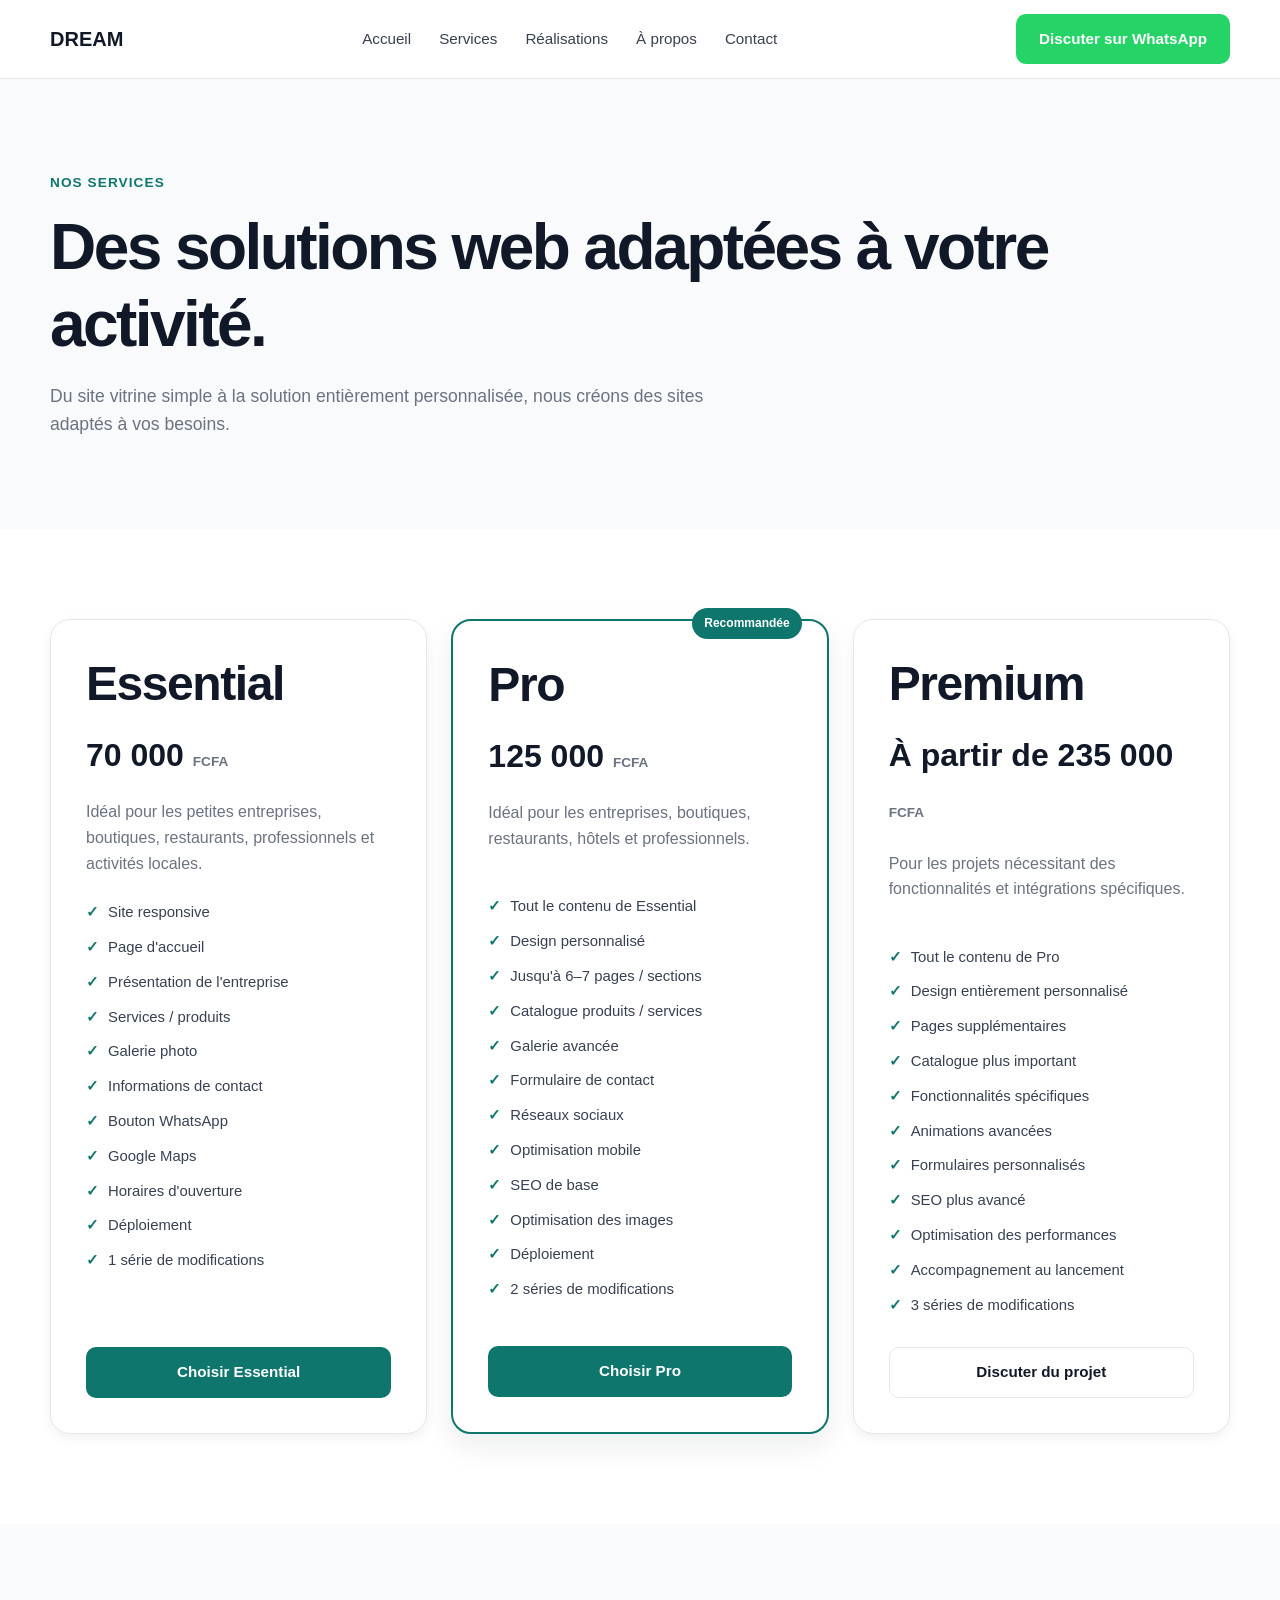
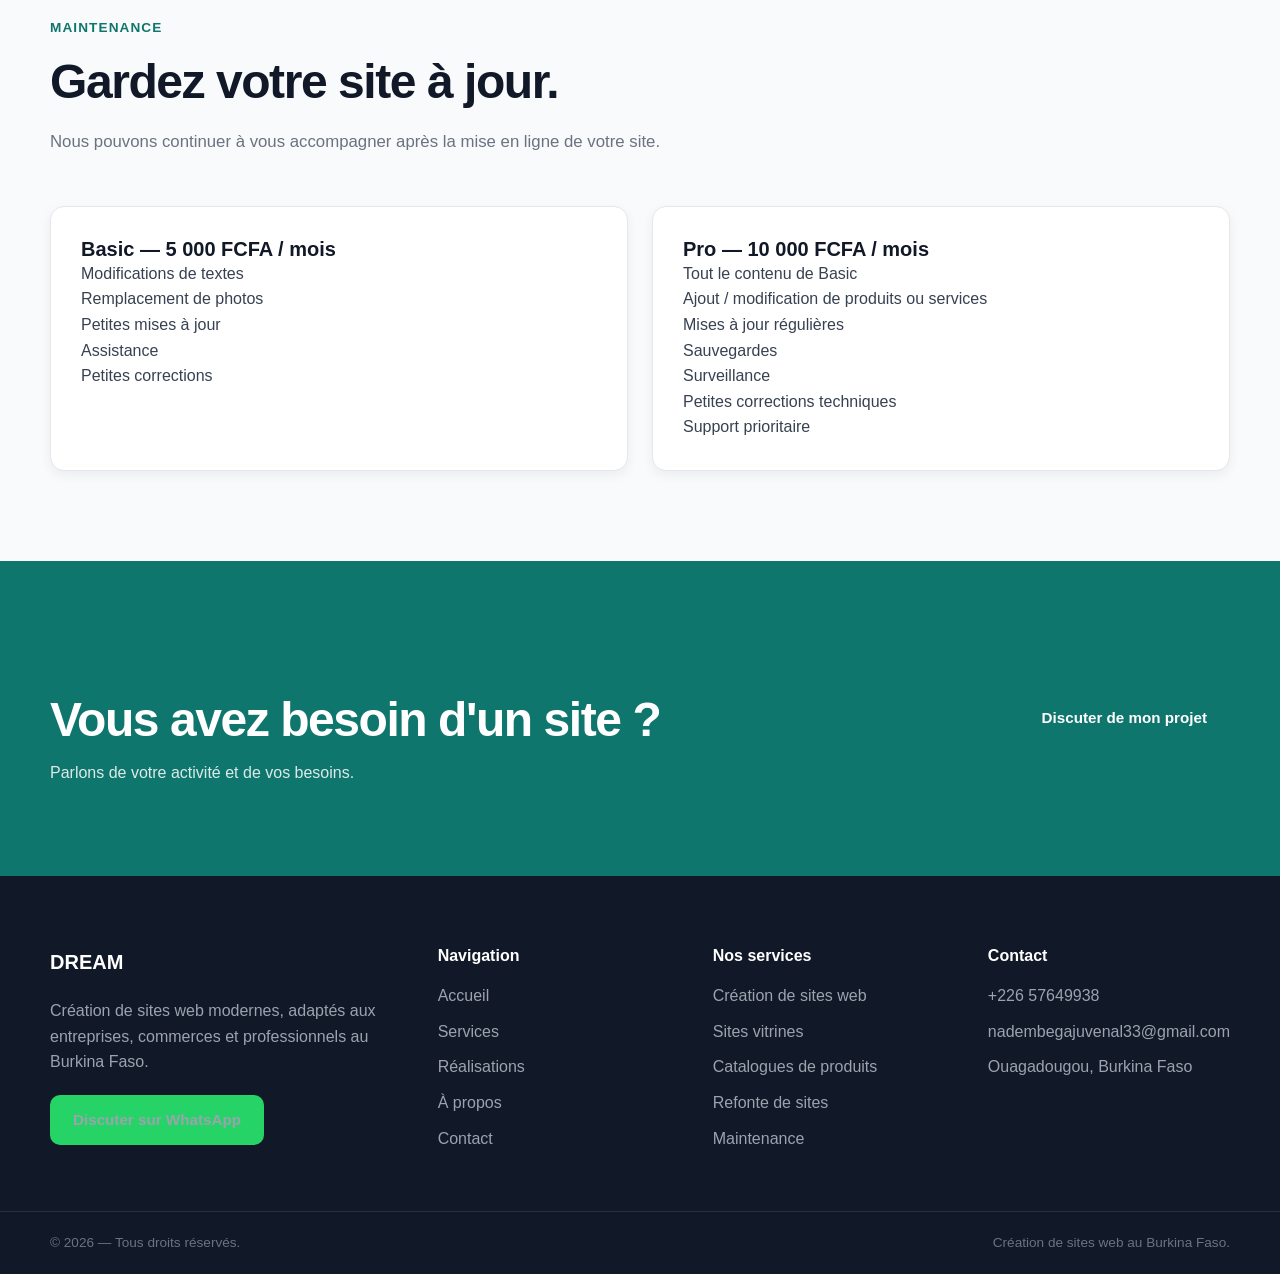
<file: services.html>
<!DOCTYPE html>
<html lang="fr">
<head>
    <meta charset="UTF-8">
    <meta name="viewport" content="width=device-width, initial-scale=1.0">

    <title>Services et offres | DREAM</title>

    <meta name="description"
        content="Découvrez nos offres de création de sites web, sites vitrines, catalogues et maintenance au Burkina Faso.">

        <meta property="og:title" content="Création de sites web et maintenance | Juvenal">

<meta
    property="og:description"
    content="Découvrez nos offres de création de sites web, sites vitrines, catalogues de produits et services de maintenance."
>

<meta property="og:type" content="website">

<meta property="og:image" content="img/og-image.jpg">

<meta property="og:locale" content="fr_BF">

<link rel="icon" type="image/png" href="img/favicon.png">

    <link rel="stylesheet" href="css/variables.css">
    <link rel="stylesheet" href="css/base.css">
    <link rel="stylesheet" href="css/layout.css">
    <link rel="stylesheet" href="css/components.css">
</head>

<body>

<header class="site-header">
    <div class="container header-container">

        <a href="index.html" class="logo">DREAM</a>

        <nav class="main-nav">
            <ul>
                <li><a href="index.html">Accueil</a></li>
                <li><a href="services.html">Services</a></li>
                <li><a href="realisations.html">Réalisations</a></li>
                <li><a href="a-propos.html">À propos</a></li>
                <li><a href="contacts.html">Contact</a></li>
            </ul>
        </nav>

        <a href="https://wa.me/22657649938" class="btn btn-whatsapp">
            Discuter sur WhatsApp
        </a>

        <button class="menu-toggle"
    type="button"
    aria-label="Ouvrir le menu"
    aria-expanded="false">
            ☰
        </button>

    </div>
</header>


<main>

    <section class="page-hero">
        <div class="container">
            <span class="eyebrow">Nos services</span>

            <h1>
                Des solutions web adaptées à votre activité.
            </h1>

            <p>
                Du site vitrine simple à la solution entièrement personnalisée,
                nous créons des sites adaptés à vos besoins.
            </p>
        </div>
    </section>


    <section class="section">
        <div class="container">

            <div class="pricing-grid">

                <article class="pricing-card">

                    <h2>Essential</h2>

                    <div class="price">
                        70 000 <span>FCFA</span>
                    </div>

                    <p>
                        Idéal pour les petites entreprises, boutiques,
                        restaurants, professionnels et activités locales.
                    </p>

                    <ul>
                        <li>Site responsive</li>
                        <li>Page d'accueil</li>
                        <li>Présentation de l'entreprise</li>
                        <li>Services / produits</li>
                        <li>Galerie photo</li>
                        <li>Informations de contact</li>
                        <li>Bouton WhatsApp</li>
                        <li>Google Maps</li>
                        <li>Horaires d'ouverture</li>
                        <li>Déploiement</li>
                        <li>1 série de modifications</li>
                    </ul>

                    <a href="https://wa.me/22657649938?text=Bonjour%2C%20je%20suis%20int%C3%A9ress%C3%A9%20par%20l%27offre%20Essential%20%C3%A0%2070%20000%20FCFA."
                       class="btn btn-primary">
                        Choisir Essential
                    </a>

                </article>


                <article class="pricing-card featured">

                    <div class="popular-badge">
                        Recommandée
                    </div>

                    <h2>Pro</h2>

                    <div class="price">
                        125 000 <span>FCFA</span>
                    </div>

                    <p>
                        Idéal pour les entreprises, boutiques,
                        restaurants, hôtels et professionnels.
                    </p>

                    <ul>
                        <li>Tout le contenu de Essential</li>
                        <li>Design personnalisé</li>
                        <li>Jusqu'à 6–7 pages / sections</li>
                        <li>Catalogue produits / services</li>
                        <li>Galerie avancée</li>
                        <li>Formulaire de contact</li>
                        <li>Réseaux sociaux</li>
                        <li>Optimisation mobile</li>
                        <li>SEO de base</li>
                        <li>Optimisation des images</li>
                        <li>Déploiement</li>
                        <li>2 séries de modifications</li>
                    </ul>

                    <a href="https://wa.me/22657649938?text=Bonjour%2C%20je%20suis%20int%C3%A9ress%C3%A9%20par%20l%27offre%20Pro%20%C3%A0%20125%20000%20FCFA."
                       class="btn btn-primary">
                        Choisir Pro
                    </a>

                </article>


                <article class="pricing-card">

                    <h2>Premium</h2>

                    <div class="price">
                        À partir de 235 000 <span>FCFA</span>
                    </div>

                    <p>
                        Pour les projets nécessitant des fonctionnalités
                        et intégrations spécifiques.
                    </p>

                    <ul>
                        <li>Tout le contenu de Pro</li>
                        <li>Design entièrement personnalisé</li>
                        <li>Pages supplémentaires</li>
                        <li>Catalogue plus important</li>
                        <li>Fonctionnalités spécifiques</li>
                        <li>Animations avancées</li>
                        <li>Formulaires personnalisés</li>
                        <li>SEO plus avancé</li>
                        <li>Optimisation des performances</li>
                        <li>Accompagnement au lancement</li>
                        <li>3 séries de modifications</li>
                    </ul>

                    <a href="https://wa.me/22657649938?text=Bonjour%2C%20je%20suis%20int%C3%A9ress%C3%A9%20par%20l%27offre%20Premium."
                       class="btn btn-secondary">
                        Discuter du projet
                    </a>

                </article>

            </div>

        </div>
    </section>


    <section class="section section-light">

        <div class="container">

            <div class="section-heading">

                <span class="eyebrow">
                    Maintenance
                </span>

                <h2>
                    Gardez votre site à jour.
                </h2>

                <p>
                    Nous pouvons continuer à vous accompagner après
                    la mise en ligne de votre site.
                </p>

            </div>


            <div class="cards-grid two-columns">

                <article class="info-card">
                    <h3>Basic — 5 000 FCFA / mois</h3>

                    <ul>
                        <li>Modifications de textes</li>
                        <li>Remplacement de photos</li>
                        <li>Petites mises à jour</li>
                        <li>Assistance</li>
                        <li>Petites corrections</li>
                    </ul>
                </article>


                <article class="info-card">
                    <h3>Pro — 10 000 FCFA / mois</h3>

                    <ul>
                        <li>Tout le contenu de Basic</li>
                        <li>Ajout / modification de produits ou services</li>
                        <li>Mises à jour régulières</li>
                        <li>Sauvegardes</li>
                        <li>Surveillance</li>
                        <li>Petites corrections techniques</li>
                        <li>Support prioritaire</li>
                    </ul>
                </article>

            </div>

        </div>

    </section>


    <section class="section cta-section">

        <div class="container cta-container">

            <div>
                <span class="eyebrow">
                    Votre projet
                </span>

                <h2>
                    Vous avez besoin d'un site ?
                </h2>

                <p>
                    Parlons de votre activité et de vos besoins.
                </p>
            </div>

            <a href="contact.html" class="btn btn-primary">
                Discuter de mon projet
            </a>

        </div>

    </section>

</main>


<footer class="site-footer">

    <div class="container footer-grid">

        <div class="footer-column">

            <a href="index.html" class="logo">
                DREAM
            </a>

            <p>
                Création de sites web modernes, adaptés aux entreprises,
                commerces et professionnels au Burkina Faso.
            </p>

            <a href="https://wa.me/22657649938" class="btn btn-whatsapp">
                Discuter sur WhatsApp
            </a>

        </div>


        <div class="footer-column">

            <h3>Navigation</h3>

            <ul>
                <li><a href="index.html">Accueil</a></li>
                <li><a href="services.html">Services</a></li>
                <li><a href="realisations.html">Réalisations</a></li>
                <li><a href="a-propos.html">À propos</a></li>
                <li><a href="contacts.html">Contact</a></li>
            </ul>

        </div>


        <div class="footer-column">

            <h3>Nos services</h3>

            <ul>
                <li>Création de sites web</li>
                <li>Sites vitrines</li>
                <li>Catalogues de produits</li>
                <li>Refonte de sites</li>
                <li>Maintenance</li>
            </ul>

        </div>


        <div class="footer-column">

            <h3>Contact</h3>

            <ul>
                <li>+226 57649938</li>
                <li>nadembegajuvenal33@gmail.com</li>
                <li>Ouagadougou, Burkina Faso</li>
            </ul>

        </div>

    </div>


    <div class="footer-bottom">

        <div class="container">

            <p>© 2026 — Tous droits réservés.</p>

            <p>Création de sites web au Burkina Faso.</p>

        </div>

    </div>

</footer>


<script src="js/main.js"></script>
<script src="js/wathsapp.js"></script>
<script src="js/form.js"></script>

</body>
</html>
</file>
<file: css/variables.css>
:root {
    /* Couleurs */
    --color-primary: #0f766e;
    --color-primary-dark: #115e59;
    --color-primary-light: #ccfbf1;

    --color-dark: #111827;
    --color-text: #374151;
    --color-muted: #6b7280;

    --color-white: #ffffff;
    --color-light: #f8fafc;
    --color-border: #e5e7eb;

    /* WhatsApp */
    --color-whatsapp: #25d366;

    /* Typographie */
    --font-primary: "Inter", Arial, sans-serif;

    /* Tailles */
    --container-width: 1180px;

    --radius-sm: 8px;
    --radius-md: 14px;
    --radius-lg: 20px;

    /* Ombres */
    --shadow-sm: 0 4px 12px rgba(15, 23, 42, 0.06);
    --shadow-md: 0 12px 30px rgba(15, 23, 42, 0.08);

    /* Espacements */
    --section-padding: 90px;
}
</file>
<file: css/base.css>
/* =========================
   RESET
========================= */

* {
    margin: 0;
    padding: 0;
    box-sizing: border-box;
}


/* =========================
   BASE
========================= */

html {
    scroll-behavior: smooth;
}

body {
    font-family: var(--font-primary);
    background: var(--color-white);
    color: var(--color-text);
    line-height: 1.6;
}

img {
    max-width: 100%;
    display: block;
}

a {
    color: inherit;
    text-decoration: none;
}

button,
input,
textarea,
select {
    font: inherit;
}

button {
    cursor: pointer;
}

ul {
    list-style: none;
}


/* =========================
   TYPOGRAPHIE
========================= */

h1,
h2,
h3 {
    color: var(--color-dark);
    line-height: 1.2;
}

h1 {
    font-size: clamp(2.5rem, 5vw, 4.5rem);
    letter-spacing: -0.04em;
}

h2 {
    font-size: clamp(2rem, 4vw, 3rem);
    letter-spacing: -0.03em;
}

h3 {
    font-size: 1.25rem;
}

p {
    color: var(--color-text);
}


/* =========================
   ACCESSIBILITÉ
========================= */

:focus-visible {
    outline: 3px solid var(--color-primary-light);
    outline-offset: 3px;
}
</file>
<file: css/layout.css>
/* =========================
   CONTAINER
========================= */

.container {
    width: min(100% - 40px, var(--container-width));
    margin-inline: auto;
}


/* =========================
   HEADER
========================= */

.site-header {
    position: sticky;
    top: 0;
    z-index: 1000;

    background: rgba(255, 255, 255, 0.95);
    border-bottom: 1px solid var(--color-border);
    backdrop-filter: blur(12px);
}

.header-container {
    min-height: 78px;

    display: flex;
    align-items: center;
    justify-content: space-between;

    gap: 30px;
}

.logo {
    font-size: 1.25rem;
    font-weight: 800;
    color: var(--color-dark);
    white-space: nowrap;
}

.main-nav ul {
    display: flex;
    align-items: center;
    gap: 28px;
}

.main-nav a {
    color: var(--color-text);
    font-size: 0.95rem;
    font-weight: 500;

    transition: color 0.2s ease;
}

.main-nav a:hover {
    color: var(--color-primary);
}


/* =========================
   FOOTER
========================= */

.site-footer {
    background: var(--color-dark);
    color: #d1d5db;

    padding-top: 70px;
}

.site-footer .logo {
    color: var(--color-white);
}

.footer-grid {
    display: grid;
    grid-template-columns: 1.5fr 1fr 1fr 1fr;
    gap: 50px;
    padding-bottom: 60px;
}

.footer-column h3 {
    color: var(--color-white);
    margin-bottom: 18px;
    font-size: 1rem;
}

.footer-column p {
    color: #9ca3af;
    max-width: 360px;
    margin: 20px 0;
}

.footer-column ul {
    display: flex;
    flex-direction: column;
    gap: 10px;
}

.footer-column li,
.footer-column a {
    color: #9ca3af;
}

.footer-column a:hover {
    color: var(--color-white);
}

.footer-bottom {
    border-top: 1px solid rgba(255, 255, 255, 0.1);
    padding: 20px 0;
}

.footer-bottom .container {
    display: flex;
    justify-content: space-between;
    gap: 20px;
}

.footer-bottom p {
    color: #6b7280;
    font-size: 0.85rem;
}


/* =========================
   HERO
========================= */

.hero {
    padding: 110px 0;
    background: var(--color-light);
}

.hero-container {
    display: grid;
    grid-template-columns: 1.1fr 0.9fr;
    align-items: center;
    gap: 70px;
}

.hero-content p {
    max-width: 650px;
    margin: 25px 0;
    font-size: 1.15rem;
    color: var(--color-muted);
}

.eyebrow {
    display: inline-block;

    margin-bottom: 15px;

    color: var(--color-primary);
    font-size: 0.85rem;
    font-weight: 700;

    text-transform: uppercase;
    letter-spacing: 0.08em;
}

.hero-buttons {
    display: flex;
    flex-wrap: wrap;
    gap: 14px;
    margin-top: 30px;
}

.trust-line {
    margin-top: 25px;
    color: var(--color-muted);
    font-size: 0.9rem;
}


/* =========================
   MOCKUP
========================= */

.hero-visual {
    display: flex;
    justify-content: center;
}

.website-mockup {
    width: 100%;
    max-width: 520px;

    background: var(--color-white);
    border: 1px solid var(--color-border);
    border-radius: var(--radius-lg);

    overflow: hidden;

    box-shadow: var(--shadow-md);
}

.mockup-bar {
    height: 42px;

    display: flex;
    align-items: center;
    gap: 7px;

    padding: 0 16px;

    background: #f1f5f9;
}

.mockup-bar span {
    width: 9px;
    height: 9px;

    border-radius: 50%;
    background: #cbd5e1;
}

.mockup-content {
    padding: 40px;
}

.mockup-line {
    height: 14px;
    width: 70%;

    background: var(--color-primary-light);
    border-radius: 20px;

    margin-bottom: 15px;
}

.mockup-line.large {
    width: 90%;
    height: 30px;
}

.mockup-line.short {
    width: 45%;
}

.mockup-cards {
    display: grid;
    grid-template-columns: repeat(3, 1fr);
    gap: 12px;

    margin-top: 35px;
}

.mockup-cards div {
    height: 120px;

    background: var(--color-light);
    border: 1px solid var(--color-border);
    border-radius: 12px;
}


/* =========================
   SECTIONS
========================= */

.section {
    padding: var(--section-padding) 0;
}

.section-light {
    background: var(--color-light);
}

.section-heading {
    max-width: 720px;
    margin-bottom: 50px;
}

.section-heading p {
    margin-top: 18px;
    color: var(--color-muted);
    font-size: 1.05rem;
}


/* =========================
   PAGE HERO
========================= */

.page-hero {
    padding: 90px 0;
    background: var(--color-light);
}

.page-hero p {
    max-width: 700px;
    margin-top: 20px;
    color: var(--color-muted);
    font-size: 1.1rem;
}


/* =========================
   GRILLES
========================= */

.cards-grid {
    display: grid;
    gap: 24px;
}

.three-columns {
    grid-template-columns: repeat(3, 1fr);
}

.two-columns {
    grid-template-columns: repeat(2, 1fr);
}

.pricing-grid {
    display: grid;
    grid-template-columns: repeat(3, 1fr);
    gap: 24px;
}

.projects-grid {
    display: grid;
    grid-template-columns: repeat(3, 1fr);
    gap: 24px;
}


/* =========================
   PROCESS
========================= */

.process-grid {
    display: grid;
    grid-template-columns: repeat(4, 1fr);
    gap: 24px;
}

.process-step span {
    display: inline-flex;

    width: 44px;
    height: 44px;

    align-items: center;
    justify-content: center;

    margin-bottom: 20px;

    border-radius: 50%;

    background: var(--color-primary-light);
    color: var(--color-primary);

    font-weight: 800;
}

.process-step p {
    margin-top: 12px;
    color: var(--color-muted);
}


/* =========================
   CTA
========================= */

.cta-section {
    background: var(--color-primary);
}

.cta-container {
    display: flex;
    align-items: center;
    justify-content: space-between;

    gap: 40px;
}

.cta-container h2,
.cta-container p {
    color: var(--color-white);
}

.cta-container p {
    margin-top: 12px;
    opacity: 0.85;
}


/* =========================
   CONTACT
========================= */

.contact-grid {
    display: grid;
    grid-template-columns: 0.8fr 1.2fr;
    gap: 70px;
    align-items: start;
}

.contact-block {
    margin-bottom: 45px;
}

.contact-block h2,
.contact-block h3 {
    margin-bottom: 15px;
}

.contact-block p {
    margin-bottom: 15px;
    color: var(--color-muted);
}

.contact-block ul {
    display: flex;
    flex-direction: column;
    gap: 12px;
}

.contact-block li {
    color: var(--color-text);
}

.contact-form-wrapper {
    padding: 40px;

    background: var(--color-light);
    border: 1px solid var(--color-border);
    border-radius: var(--radius-lg);
}

.content-narrow {
    max-width: 800px;
}

.content-narrow p {
    margin-top: 20px;
    color: var(--color-muted);
}


/* =========================
   RESPONSIVE
========================= */

@media (max-width: 1000px) {

    .main-nav {
        display: none;
    }

    .menu-toggle {
        display: block;
    }

    .hero-container {
        grid-template-columns: 1fr;
    }

    .hero-content {
        text-align: center;
    }

    .hero-content p {
        margin-inline: auto;
    }

    .hero-buttons {
        justify-content: center;
    }

    .trust-line {
        text-align: center;
    }

    .three-columns,
    .pricing-grid,
    .projects-grid {
        grid-template-columns: repeat(2, 1fr);
    }

    .process-grid {
        grid-template-columns: repeat(2, 1fr);
    }

    .footer-grid {
        grid-template-columns: repeat(2, 1fr);
    }

    .contact-grid {
        grid-template-columns: 1fr;
    }
}


@media (max-width: 700px) {

    :root {
        --section-padding: 65px;
    }

    .container {
        width: min(100% - 30px, var(--container-width));
    }

    .header-container {
        min-height: 68px;
    }

    .header-container .btn-whatsapp {
        display: none;
    }

    .hero {
        padding: 75px 0;
    }

    .hero-buttons {
        flex-direction: column;
    }

    .hero-buttons .btn {
        width: 100%;
    }

    .three-columns,
    .two-columns,
    .pricing-grid,
    .projects-grid,
    .process-grid {
        grid-template-columns: 1fr;
    }

    .footer-grid {
        grid-template-columns: 1fr;
        gap: 35px;
    }

    .footer-bottom .container {
        flex-direction: column;
    }

    .cta-container {
        flex-direction: column;
        align-items: flex-start;
    }

    .contact-form-wrapper {
        padding: 25px;
    }

    .mockup-content {
        padding: 25px;
    }

    .mockup-cards div {
        height: 80px;
    }
}
</file>
<file: css/components.css>
/* =========================
   BOUTONS
========================= */

.btn {
    display: inline-flex;
    align-items: center;
    justify-content: center;

    min-height: 48px;
    padding: 12px 22px;

    border: 1px solid transparent;
    border-radius: 10px;

    font-weight: 700;
    font-size: 0.95rem;

    transition:
        transform 0.2s ease,
        background 0.2s ease,
        border-color 0.2s ease,
        color 0.2s ease;

    cursor: pointer;
}

.btn:hover {
    transform: translateY(-2px);
}


/* Bouton principal */

.btn-primary {
    background: var(--color-primary);
    color: var(--color-white);
}

.btn-primary:hover {
    background: var(--color-primary-dark);
}


/* Bouton secondaire */

.btn-secondary {
    background: var(--color-white);
    color: var(--color-dark);
    border-color: var(--color-border);
}

.btn-secondary:hover {
    border-color: var(--color-primary);
    color: var(--color-primary);
}


/* WhatsApp */

.btn-whatsapp {
    background: var(--color-whatsapp);
    color: var(--color-white);
}

.btn-whatsapp:hover {
    background: #1ebe5d;
}


/* =========================
   MENU MOBILE
========================= */

.menu-toggle {
    display: none;

    border: none;
    background: transparent;

    color: var(--color-dark);

    font-size: 2rem;
    line-height: 1;

    padding: 5px;
    cursor: pointer;
}


/* =========================
   CARTES
========================= */

.info-card {
    padding: 30px;

    background: var(--color-white);

    border: 1px solid var(--color-border);
    border-radius: var(--radius-md);

    box-shadow: var(--shadow-sm);

    transition:
        transform 0.2s ease,
        box-shadow 0.2s ease;
}

.info-card:hover {
    transform: translateY(-4px);
    box-shadow: var(--shadow-md);
}

.info-card p {
    margin-top: 12px;
    color: var(--color-muted);
}


/* =========================
   TARIFS
========================= */

.pricing-card {
    position: relative;

    padding: 35px;

    background: var(--color-white);

    border: 1px solid var(--color-border);
    border-radius: var(--radius-lg);

    box-shadow: var(--shadow-sm);

    display: flex;
    flex-direction: column;
}

.pricing-card.featured {
    border: 2px solid var(--color-primary);
    box-shadow: var(--shadow-md);
}

.pricing-card h3 {
    font-size: 1.4rem;
}

.price {
    margin: 18px 0;

    color: var(--color-dark);

    font-size: 2rem;
    font-weight: 800;
}

.price span {
    font-size: 0.85rem;
    font-weight: 600;
    color: var(--color-muted);
}

.pricing-card > p {
    min-height: 70px;
    color: var(--color-muted);
}

.pricing-card ul {
    display: flex;
    flex-direction: column;
    gap: 11px;

    margin: 25px 0 30px;
}

.pricing-card li {
    position: relative;

    padding-left: 22px;

    color: var(--color-text);
    font-size: 0.93rem;
}

.pricing-card li::before {
    content: "✓";

    position: absolute;
    left: 0;

    color: var(--color-primary);
    font-weight: 800;
}

.pricing-card .btn {
    margin-top: auto;
}

.popular-badge {
    position: absolute;
    top: -13px;
    right: 25px;

    padding: 6px 12px;

    background: var(--color-primary);
    color: var(--color-white);

    border-radius: 20px;

    font-size: 0.75rem;
    font-weight: 700;
}


/* =========================
   PROJETS
========================= */

.project-card {
    overflow: hidden;

    background: var(--color-white);

    border: 1px solid var(--color-border);
    border-radius: var(--radius-lg);

    box-shadow: var(--shadow-sm);
}

.project-image {
    position: relative;
    overflow: hidden;
    height: 220px;

    display: flex;
    align-items: flex-end;

    padding: 20px;

    background:
        linear-gradient(
            135deg,
            var(--color-primary-light),
            #f1f5f9
        );
}

.project-image img {
    position: absolute;
    inset: 0;

    width: 100%;
    height: 100%;

    object-fit: cover;
}

.project-image span {
    position: relative;
    z-index: 2;

    padding: 6px 10px;

    background: rgba(255, 255, 255, 0.9);

    border-radius: 6px;

    color: var(--color-primary);

    font-size: 0.75rem;
    font-weight: 700;
}

.project-content {
    padding: 28px;
}

.project-category {
    color: var(--color-primary);

    font-size: 0.8rem;
    font-weight: 700;

    text-transform: uppercase;
    letter-spacing: 0.05em;
}

.project-content h2,
.project-content h3 {
    margin: 10px 0;
}

.project-content p {
    color: var(--color-muted);
}

.project-content ul {
    display: flex;
    flex-wrap: wrap;
    gap: 8px;

    margin: 20px 0;
}

.project-content li {
    padding: 5px 9px;

    background: var(--color-light);

    border-radius: 6px;

    font-size: 0.8rem;
}

.text-link {
    display: inline-block;

    margin-top: 20px;

    color: var(--color-primary);
    font-weight: 700;
}

.text-link:hover {
    color: var(--color-primary-dark);
}

.section-cta {
    margin-top: 45px;
    text-align: center;
}


/* =========================
   FORMULAIRE
========================= */

.form-group {
    margin-bottom: 22px;
}

.form-group label {
    display: block;

    margin-bottom: 8px;

    color: var(--color-dark);

    font-weight: 600;
}

.form-group input,
.form-group select,
.form-group textarea {
    width: 100%;

    padding: 13px 15px;

    background: var(--color-white);

    border: 1px solid var(--color-border);
    border-radius: 9px;

    color: var(--color-dark);

    outline: none;

    transition:
        border-color 0.2s ease,
        box-shadow 0.2s ease;
}

.form-group input:focus,
.form-group select:focus,
.form-group textarea:focus {
    border-color: var(--color-primary);

    box-shadow:
        0 0 0 3px
        rgba(15, 118, 110, 0.12);
}

.form-group textarea {
    resize: vertical;
    min-height: 150px;
}

.form-note {
    margin-top: 15px;

    color: var(--color-muted);

    font-size: 0.85rem;
}

@media (max-width: 1000px) {
    .menu-toggle {
        display: block;
    }

    .main-nav {
        display: none;
    }

    .main-nav.mobile-open {
        display: block;

        position: absolute;
        top: 78px;
        left: 0;
        right: 0;

        background: var(--color-white);
        border-bottom: 1px solid var(--color-border);

        padding: 20px;

        box-shadow: var(--shadow-md);
    }

    .main-nav.mobile-open ul {
        display: flex;
        flex-direction: column;
        align-items: flex-start;
        gap: 18px;
    }
}

@media (max-width: 700px) {
    .main-nav.mobile-open {
        top: 68px;
    }
}
</file>
